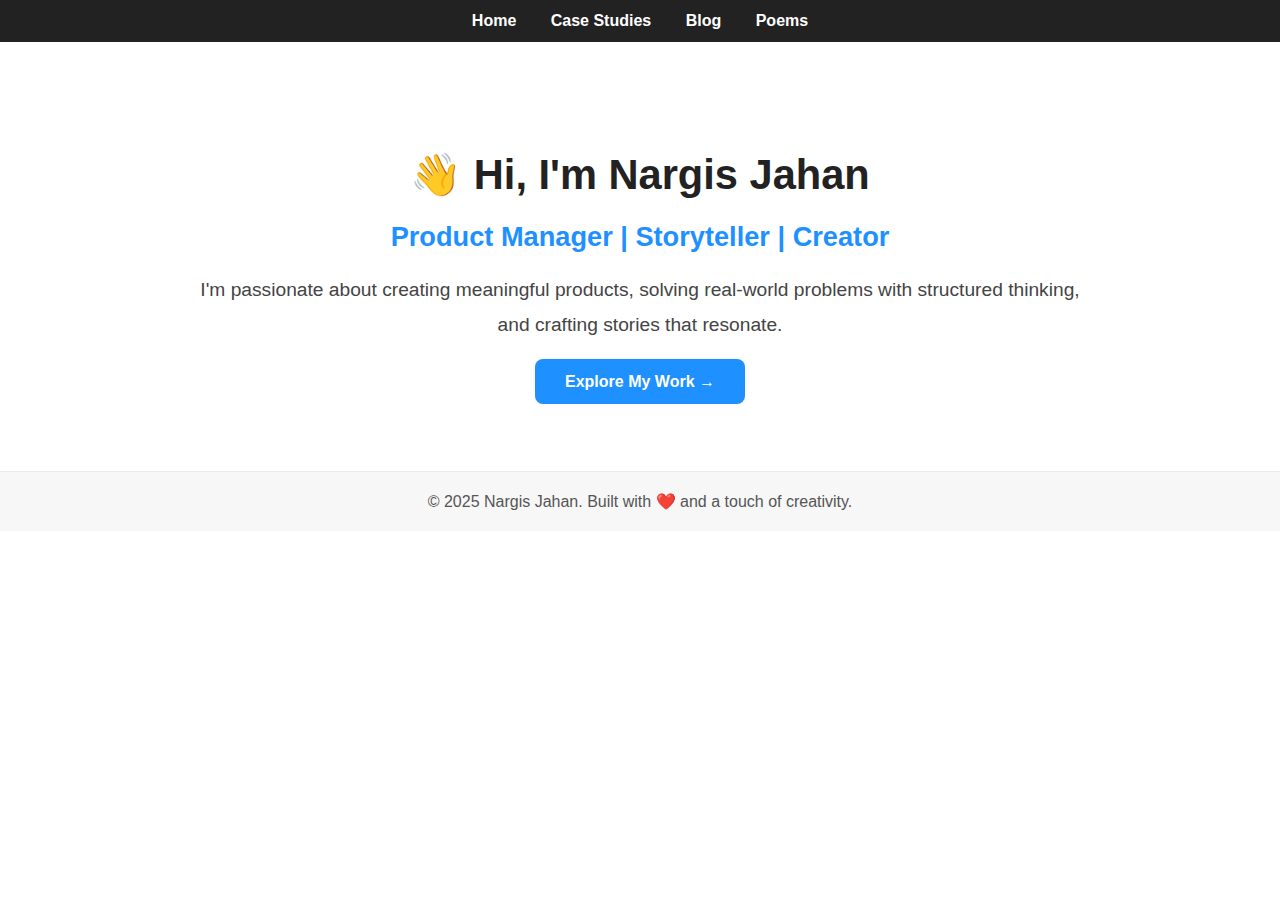
<file: index.html>
<!DOCTYPE html>
<html lang="en">
<head>
    <meta charset="UTF-8">
    <meta name="viewport" content="width=device-width, initial-scale=1.0">
    <title>Nargis Jahan | Product Manager & Storyteller</title>
    <style>
        body {
            font-family: 'Segoe UI', Tahoma, Geneva, Verdana, sans-serif;
            background-color: #ffffff;
            color: #333;
            margin: 0;
            padding: 0;
        }
        nav {
            background-color: #222;
            padding: 12px;
            text-align: center;
        }
        nav a {
            color: #fff;
            margin: 0 15px;
            text-decoration: none;
            font-weight: bold;
            transition: color 0.3s ease;
        }
        nav a:hover {
            color: #1E90FF;
        }
        .container {
            max-width: 900px;
            margin: 60px auto;
            padding: 20px;
            text-align: center;
        }
        h1 {
            font-size: 2.6em;
            margin-bottom: 5px;
            color: #222;
        }
        h2 {
            font-size: 1.7em;
            color: #1E90FF;
            margin-bottom: 20px;
        }
        p {
            font-size: 1.2em;
            line-height: 1.8;
            color: #444;
            margin-bottom: 30px;
        }
        .highlights {
            display: flex;
            justify-content: center;
            gap: 20px;
            margin-bottom: 40px;
        }
        .highlight-box {
            background-color: #f4faff;
            padding: 20px;
            border-radius: 12px;
            box-shadow: 0 4px 8px rgba(0,0,0,0.1);
            flex: 1;
        }
        .highlight-box h3 {
            color: #1E90FF;
            margin-bottom: 15px;
        }
        .cta a {
            background-color: #1E90FF;
            color: white;
            padding: 14px 30px;
            border-radius: 8px;
            text-decoration: none;
            font-weight: bold;
            transition: background-color 0.3s ease;
        }
        .cta a:hover {
            background-color: #0b75db;
        }
        footer {
            text-align: center;
            padding: 20px;
            background-color: #f7f7f7;
            color: #555;
            border-top: 1px solid #eaeaea;
            margin-top: 50px;
        }
        @media (max-width: 768px) {
            .highlights {
                flex-direction: column;
            }
        }
    </style>
</head>
<body>

    <nav>
        <a href="index.html">Home</a>
        <a href="case-studies.html">Case Studies</a>
        <a href="blog.html">Blog</a>
        <a href="poetry.html">Poems</a>
    </nav>    

    <div class="container">
        <h1>👋 Hi, I'm Nargis Jahan</h1>
        <h2>Product Manager | Storyteller | Creator</h2>
        <p>
            I'm passionate about creating meaningful products, solving real-world problems with structured thinking, and crafting stories that resonate.
        </p>

        <!--<div class="highlights">
            <div class="highlight-box">
                <h3>📁 Case Studies</h3>
                <p>Discover how I've tackled challenging product problems through strategic thinking, user-centric design, and structured analysis.</p>
            </div>
        </div>
    -->

        <div class="cta">
            <a href="case-studies.html">Explore My Work →</a>
        </div>
    </div>

    <footer>
        &copy; 2025 Nargis Jahan. Built with ❤️ and a touch of creativity.
    </footer>

</body>
</html>
</file>
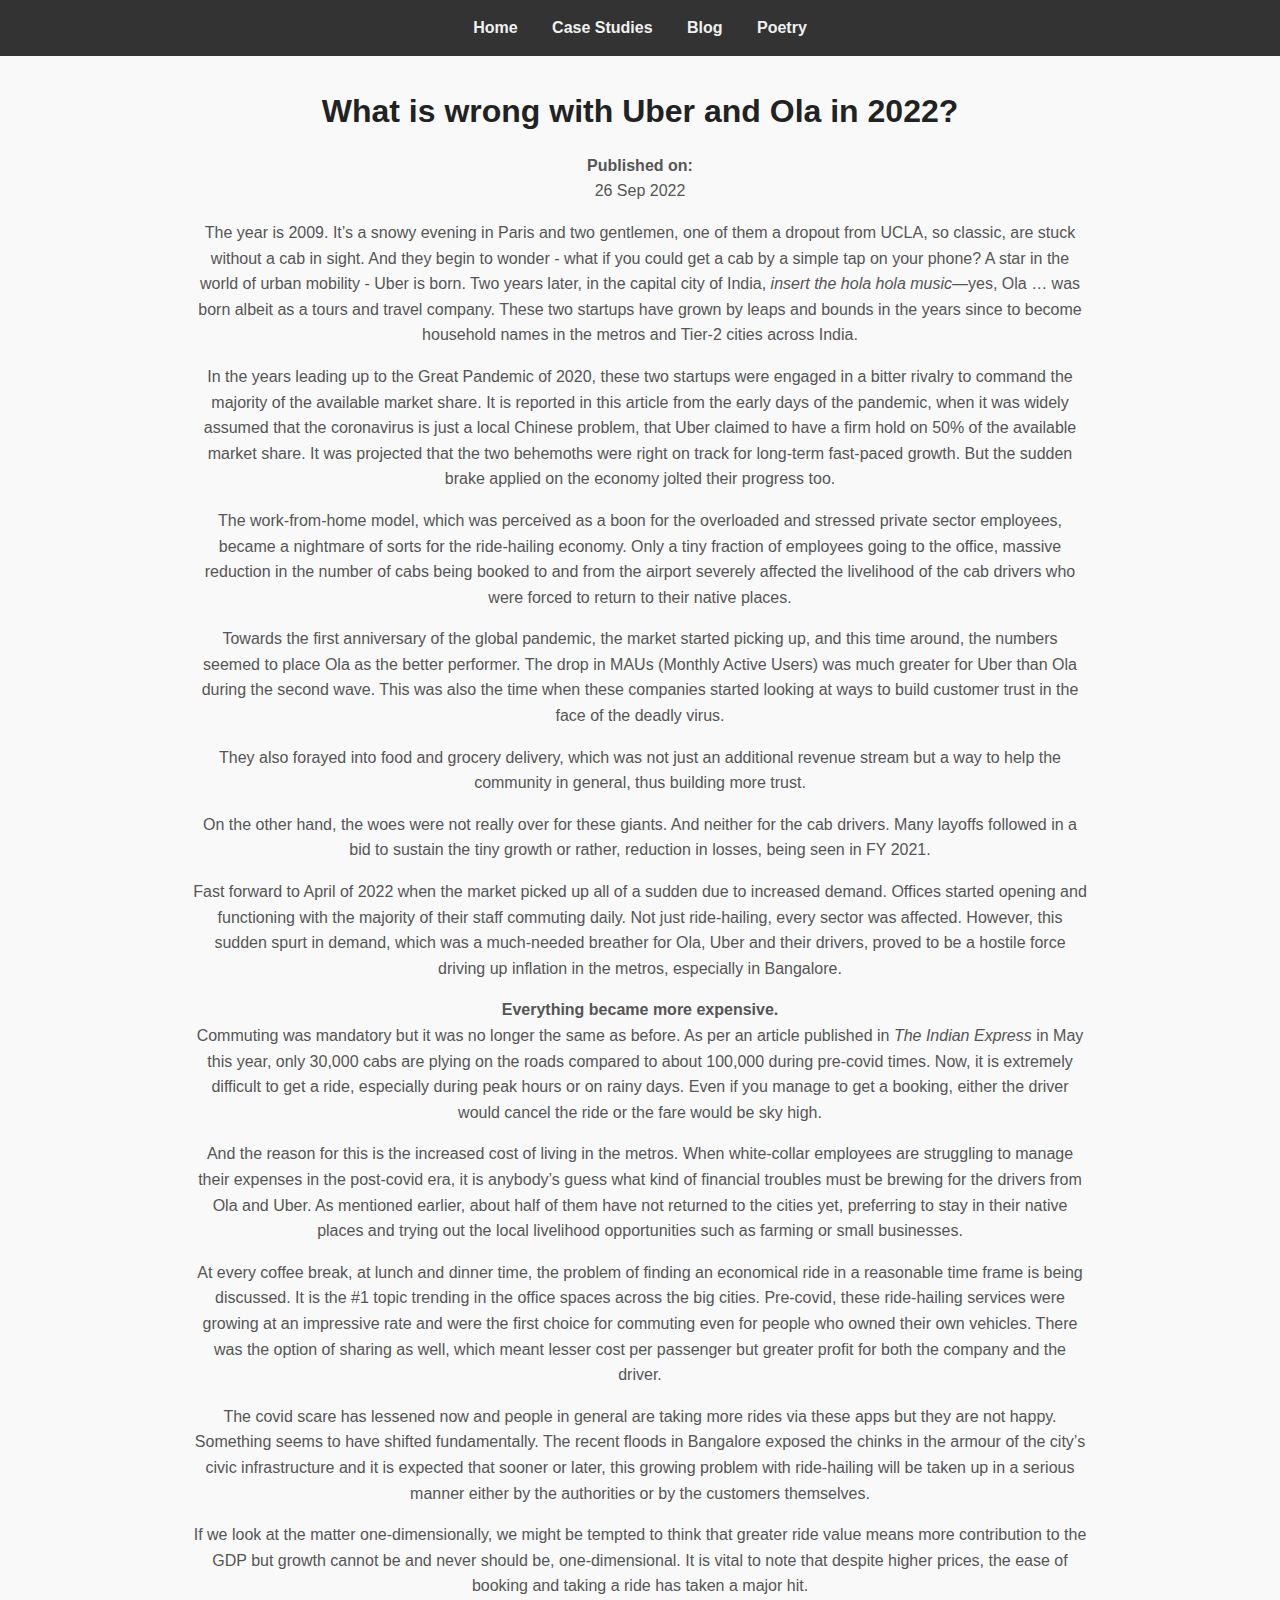
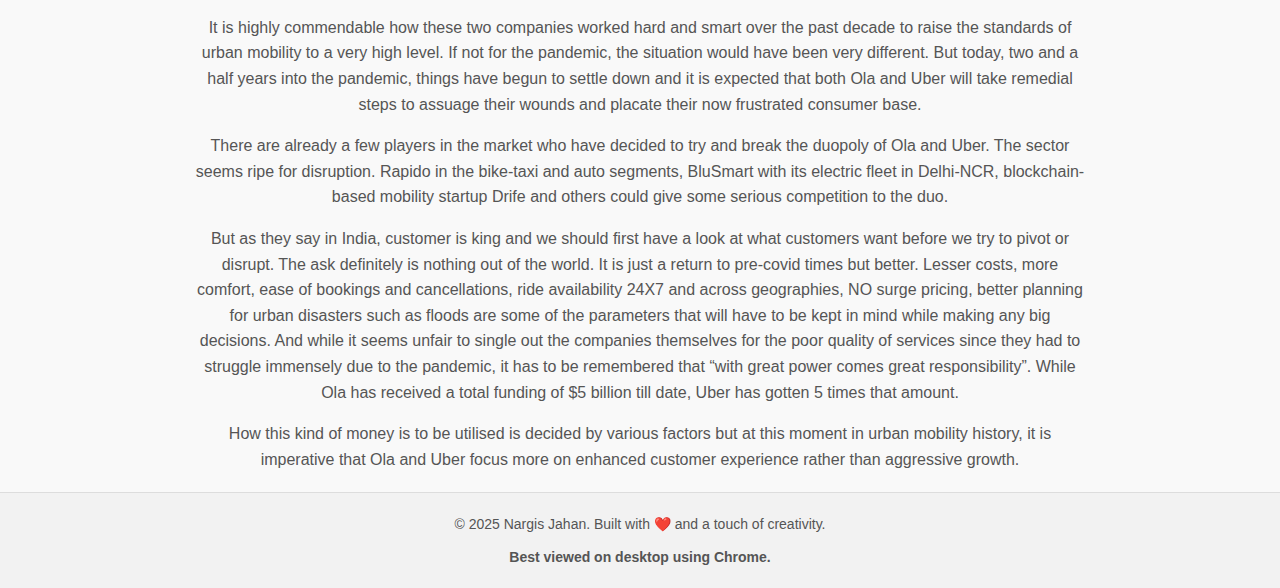
<file: blog-1-uberola.html>
<!DOCTYPE html>
<html lang="en">
    <head>
        <meta charset="UTF-8">
        <meta name="viewport" content="width=device-width, initial-scale=1.0">
        <title>What is wrong with Uber and Ola in 2022?</title>
        <link rel="stylesheet" href="style.css">
    </head>
    
<body>
    <nav>
        <a href="index.html">Home</a>
        <a href="case-studies.html">Case Studies</a>
        <a href="blog.html">Blog</a>
        <a href="poetry.html">Poetry</a>
    </nav>
 <!-- ✅ Start Blog Container -->
 <div class="blog-container">

    <h1>What is wrong with Uber and Ola in 2022?</h1>
    <p><strong>Published on:</strong> 26 Sep 2022</p>

    <!-- Full Blog Content -->
    <p>The year is 2009. It’s a snowy evening in Paris and two gentlemen, one of them a dropout from UCLA, so classic, are stuck without a cab in sight. And they begin to wonder - what if you could get a cab by a simple tap on your phone? A star in the world of urban mobility - Uber is born. Two years later, in the capital city of India, <em>insert the hola hola music</em>—yes, Ola … was born albeit as a tours and travel company. These two startups have grown by leaps and bounds in the years since to become household names in the metros and Tier-2 cities across India.</p>
        
        <p>In the years leading up to the Great Pandemic of 2020, these two startups were engaged in a bitter rivalry to command the majority of the available market share. It is reported in this article from the early days of the pandemic, when it was widely assumed that the coronavirus is just a local Chinese problem, that Uber claimed to have a firm hold on 50% of the available market share. It was projected that the two behemoths were right on track for long-term fast-paced growth. But the sudden brake applied on the economy jolted their progress too.</p>
        
        <p>The work-from-home model, which was perceived as a boon for the overloaded and stressed private sector employees, became a nightmare of sorts for the ride-hailing economy. Only a tiny fraction of employees going to the office, massive reduction in the number of cabs being booked to and from the airport severely affected the livelihood of the cab drivers who were forced to return to their native places.</p>
        
        <p>Towards the first anniversary of the global pandemic, the market started picking up, and this time around, the numbers seemed to place Ola as the better performer. The drop in MAUs (Monthly Active Users) was much greater for Uber than Ola during the second wave. This was also the time when these companies started looking at ways to build customer trust in the face of the deadly virus.</p>

        <p>They also forayed into food and grocery delivery, which was not just an additional revenue stream but a way to help the community in general, thus building more trust.</p>

        <p>On the other hand, the woes were not really over for these giants. And neither for the cab drivers. Many layoffs followed in a bid to sustain the tiny growth or rather, reduction in losses, being seen in FY 2021.</p>

        <p>Fast forward to April of 2022 when the market picked up all of a sudden due to increased demand. Offices started opening and functioning with the majority of their staff commuting daily. Not just ride-hailing, every sector was affected. However, this sudden spurt in demand, which was a much-needed breather for Ola, Uber and their drivers, proved to be a hostile force driving up inflation in the metros, especially in Bangalore.</p>

        <p><strong>Everything became more expensive.</strong> Commuting was mandatory but it was no longer the same as before. As per an article published in <em>The Indian Express</em> in May this year, only 30,000 cabs are plying on the roads compared to about 100,000 during pre-covid times. Now, it is extremely difficult to get a ride, especially during peak hours or on rainy days. Even if you manage to get a booking, either the driver would cancel the ride or the fare would be sky high.</p>

        <p>And the reason for this is the increased cost of living in the metros. When white-collar employees are struggling to manage their expenses in the post-covid era, it is anybody’s guess what kind of financial troubles must be brewing for the drivers from Ola and Uber. As mentioned earlier, about half of them have not returned to the cities yet, preferring to stay in their native places and trying out the local livelihood opportunities such as farming or small businesses.</p>

        <p>At every coffee break, at lunch and dinner time, the problem of finding an economical ride in a reasonable time frame is being discussed. It is the #1 topic trending in the office spaces across the big cities. Pre-covid, these ride-hailing services were growing at an impressive rate and were the first choice for commuting even for people who owned their own vehicles. There was the option of sharing as well, which meant lesser cost per passenger but greater profit for both the company and the driver.</p>

        <p>The covid scare has lessened now and people in general are taking more rides via these apps but they are not happy. Something seems to have shifted fundamentally. The recent floods in Bangalore exposed the chinks in the armour of the city’s civic infrastructure and it is expected that sooner or later, this growing problem with ride-hailing will be taken up in a serious manner either by the authorities or by the customers themselves.</p>

        <p>If we look at the matter one-dimensionally, we might be tempted to think that greater ride value means more contribution to the GDP but growth cannot be and never should be, one-dimensional. It is vital to note that despite higher prices, the ease of booking and taking a ride has taken a major hit.</p>
        
        <p>It is highly commendable how these two companies worked hard and smart over the past decade to raise the standards of urban mobility to a very high level. If not for the pandemic, the situation would have been very different. But today, two and a half years into the pandemic, things have begun to settle down and it is expected that both Ola and Uber will take remedial steps to assuage their wounds and placate their now frustrated consumer base.</p>
        
        <p>There are already a few players in the market who have decided to try and break the duopoly of Ola and Uber. The sector seems ripe for disruption. Rapido in the bike-taxi and auto segments, BluSmart with its electric fleet in Delhi-NCR, blockchain-based mobility startup Drife and others could give some serious competition to the duo. </p> 
        
        <p> But as they say in India, customer is king and we should first have a look at what customers want before we try to pivot or disrupt. The ask definitely is nothing out of the world. It is just a return to pre-covid times but better. Lesser costs, more comfort, ease of bookings and cancellations, ride availability 24X7 and across geographies, NO surge pricing, better planning for urban disasters such as floods are some of the parameters that will have to be kept in mind while making any big decisions. And while it seems unfair to single out the companies themselves for the poor quality of services since they had to struggle immensely due to the pandemic, it has to be remembered that “with great power comes great responsibility”. While Ola has received a total funding of $5 billion till date, Uber has gotten 5 times that amount.</p>
        
        <p>How this kind of money is to be utilised is decided by various factors but at this moment in urban mobility history, it is imperative that Ola and Uber focus more on enhanced customer experience rather than aggressive growth.</p>

 </div> <!-- ✅ End Blog Container -->


 <footer>
    <p>© 2025 Nargis Jahan. Built with ❤️ and a touch of creativity.</p>
    <p><strong>Best viewed on desktop using Chrome.</strong></p>
  </footer>
  

</body>
</html>
</file>
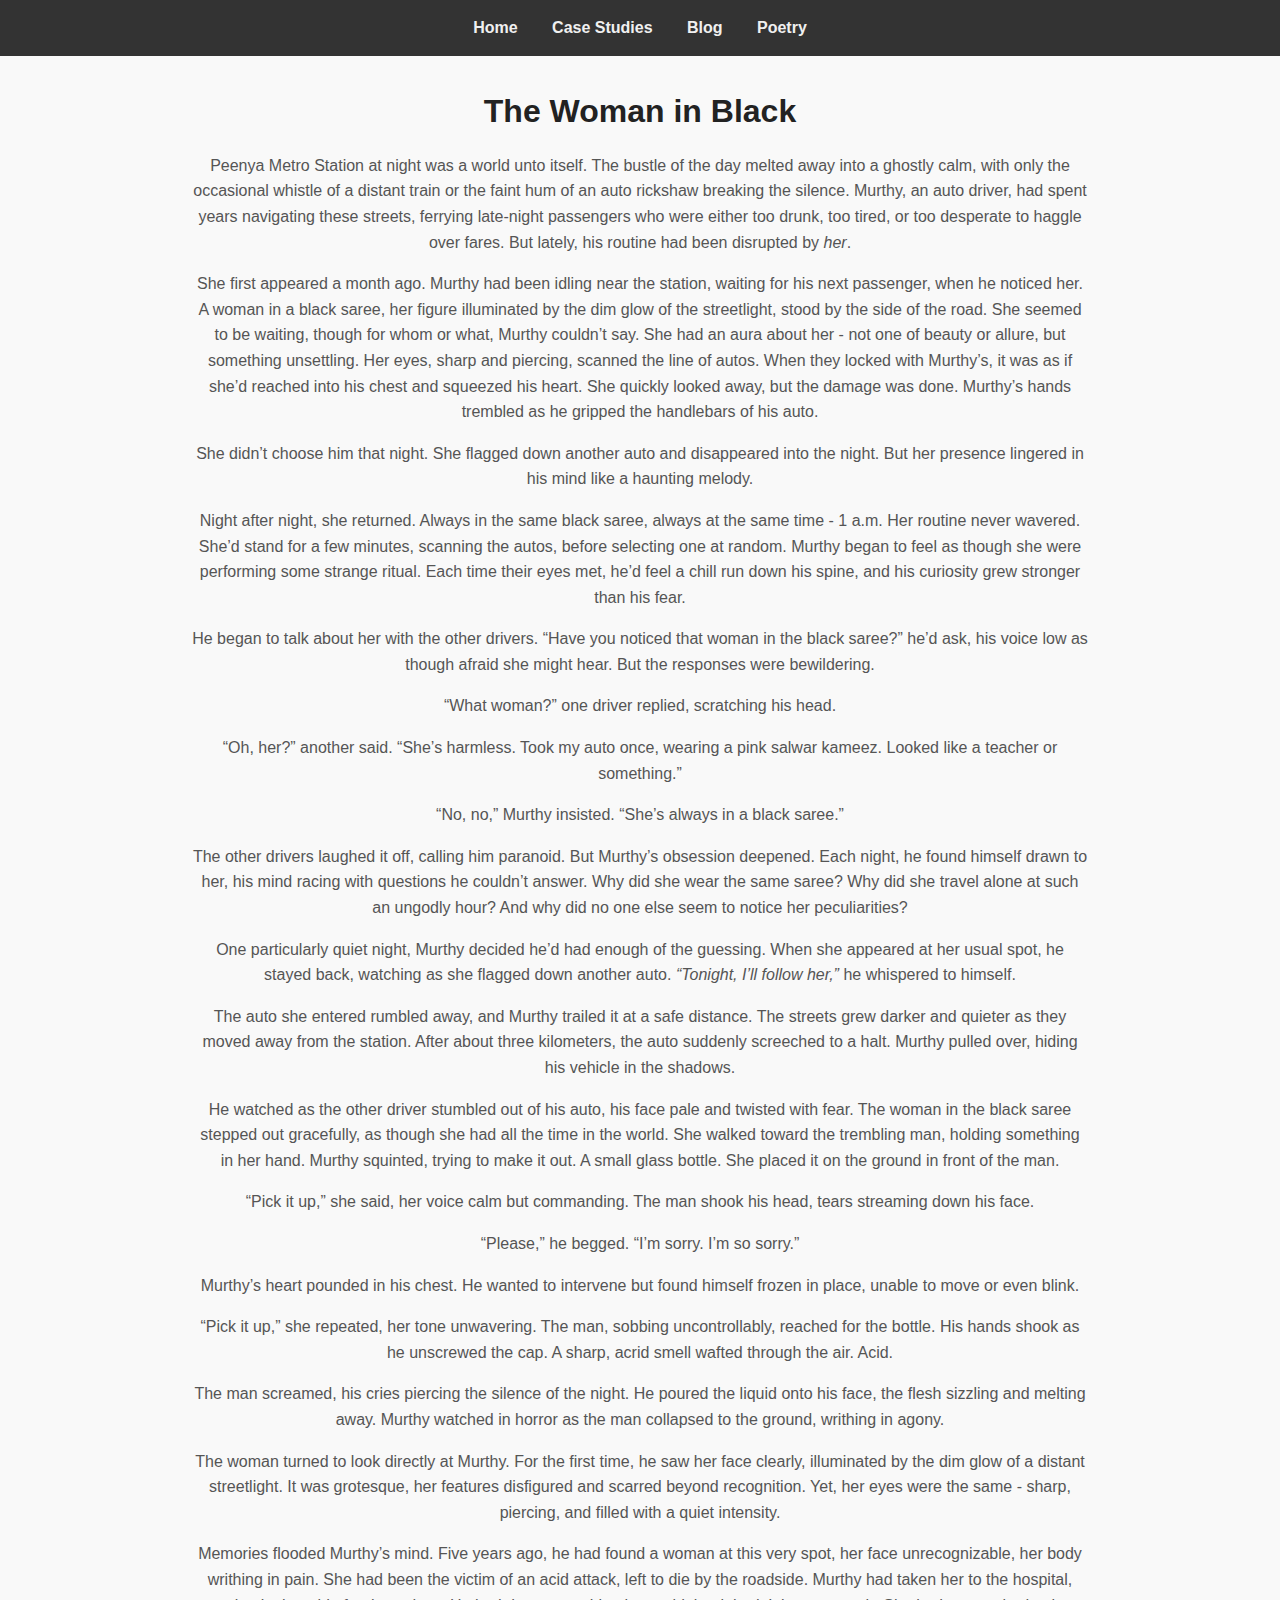
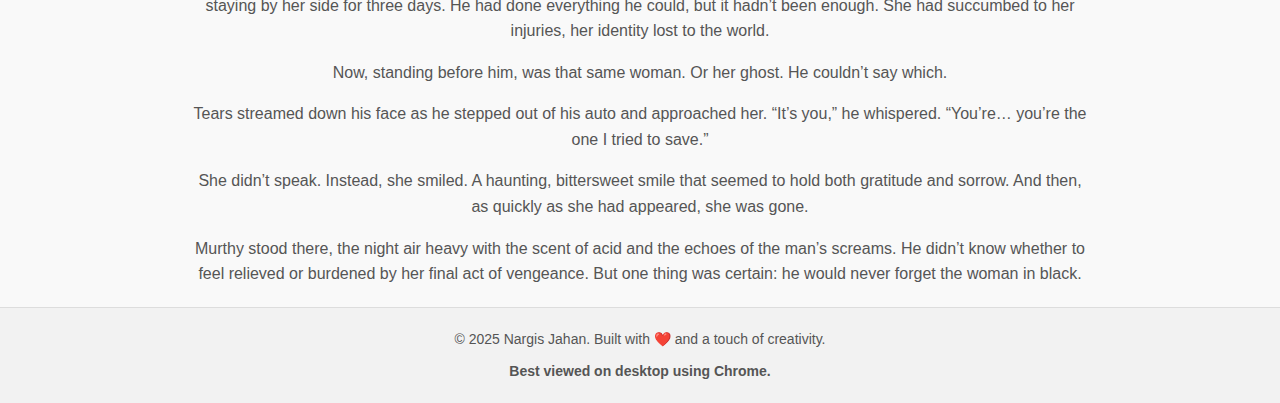
<file: blog-short-story-peenya.html>
<!DOCTYPE html>
<html lang="en">
    <head>
        <meta charset="UTF-8">
        <meta name="viewport" content="width=device-width, initial-scale=1.0">
        <title>What is wrong with Uber and Ola in 2022?</title>
        <link rel="stylesheet" href="style.css">
    </head>
    
<body>
    <nav>
        <a href="index.html">Home</a>
        <a href="case-studies.html">Case Studies</a>
        <a href="blog.html">Blog</a>
        <a href="poetry.html">Poetry</a>
    </nav>
 <!-- ✅ Start Blog Container -->
 <div class="blog-container">

    <h1>The Woman in Black</h1>
   <!-- <p><strong>Published on:</strong> 23 Dec 2024</p> --> 
    <p>Peenya Metro Station at night was a world unto itself. The bustle of the day melted away into a ghostly calm, with only the occasional whistle of a distant train or the faint hum of an auto rickshaw breaking the silence. Murthy, an auto driver, had spent years navigating these streets, ferrying late-night passengers who were either too drunk, too tired, or too desperate to haggle over fares. But lately, his routine had been disrupted by <em>her</em>.</p>

    <p>She first appeared a month ago. Murthy had been idling near the station, waiting for his next passenger, when he noticed her. A woman in a black saree, her figure illuminated by the dim glow of the streetlight, stood by the side of the road. She seemed to be waiting, though for whom or what, Murthy couldn’t say. She had an aura about her - not one of beauty or allure, but something unsettling. Her eyes, sharp and piercing, scanned the line of autos. When they locked with Murthy’s, it was as if she’d reached into his chest and squeezed his heart. She quickly looked away, but the damage was done. Murthy’s hands trembled as he gripped the handlebars of his auto.</p>

    <p>She didn’t choose him that night. She flagged down another auto and disappeared into the night. But her presence lingered in his mind like a haunting melody.</p>

    <p>Night after night, she returned. Always in the same black saree, always at the same time - 1 a.m. Her routine never wavered. She’d stand for a few minutes, scanning the autos, before selecting one at random. Murthy began to feel as though she were performing some strange ritual. Each time their eyes met, he’d feel a chill run down his spine, and his curiosity grew stronger than his fear.</p>

    <p>He began to talk about her with the other drivers. “Have you noticed that woman in the black saree?” he’d ask, his voice low as though afraid she might hear. But the responses were bewildering.</p>

    <p>“What woman?” one driver replied, scratching his head.</p>

    <p>“Oh, her?” another said. “She’s harmless. Took my auto once, wearing a pink salwar kameez. Looked like a teacher or something.”</p>

    <p>“No, no,” Murthy insisted. “She’s always in a black saree.”</p>

    <p>The other drivers laughed it off, calling him paranoid. But Murthy’s obsession deepened. Each night, he found himself drawn to her, his mind racing with questions he couldn’t answer. Why did she wear the same saree? Why did she travel alone at such an ungodly hour? And why did no one else seem to notice her peculiarities?</p>

    <p>One particularly quiet night, Murthy decided he’d had enough of the guessing. When she appeared at her usual spot, he stayed back, watching as she flagged down another auto. <em>“Tonight, I’ll follow her,”</em> he whispered to himself.</p>

    <p>The auto she entered rumbled away, and Murthy trailed it at a safe distance. The streets grew darker and quieter as they moved away from the station. After about three kilometers, the auto suddenly screeched to a halt. Murthy pulled over, hiding his vehicle in the shadows.</p>

    <p>He watched as the other driver stumbled out of his auto, his face pale and twisted with fear. The woman in the black saree stepped out gracefully, as though she had all the time in the world. She walked toward the trembling man, holding something in her hand. Murthy squinted, trying to make it out. A small glass bottle. She placed it on the ground in front of the man.</p>

    <p>“Pick it up,” she said, her voice calm but commanding. The man shook his head, tears streaming down his face.</p>

    <p>“Please,” he begged. “I’m sorry. I’m so sorry.”</p>

    <p>Murthy’s heart pounded in his chest. He wanted to intervene but found himself frozen in place, unable to move or even blink.</p>

    <p>“Pick it up,” she repeated, her tone unwavering. The man, sobbing uncontrollably, reached for the bottle. His hands shook as he unscrewed the cap. A sharp, acrid smell wafted through the air. Acid.</p>

    <p>The man screamed, his cries piercing the silence of the night. He poured the liquid onto his face, the flesh sizzling and melting away. Murthy watched in horror as the man collapsed to the ground, writhing in agony.</p>

    <p>The woman turned to look directly at Murthy. For the first time, he saw her face clearly, illuminated by the dim glow of a distant streetlight. It was grotesque, her features disfigured and scarred beyond recognition. Yet, her eyes were the same - sharp, piercing, and filled with a quiet intensity.</p>

    <p>Memories flooded Murthy’s mind. Five years ago, he had found a woman at this very spot, her face unrecognizable, her body writhing in pain. She had been the victim of an acid attack, left to die by the roadside. Murthy had taken her to the hospital, staying by her side for three days. He had done everything he could, but it hadn’t been enough. She had succumbed to her injuries, her identity lost to the world.</p>

    <p>Now, standing before him, was that same woman. Or her ghost. He couldn’t say which.</p>

    <p>Tears streamed down his face as he stepped out of his auto and approached her. “It’s you,” he whispered. “You’re… you’re the one I tried to save.”</p>

    <p>She didn’t speak. Instead, she smiled. A haunting, bittersweet smile that seemed to hold both gratitude and sorrow. And then, as quickly as she had appeared, she was gone.</p>

    <p>Murthy stood there, the night air heavy with the scent of acid and the echoes of the man’s screams. He didn’t know whether to feel relieved or burdened by her final act of vengeance. But one thing was certain: he would never forget the woman in black. </p>

</div> <!-- ✅ End Story Container -->
   

 <footer>
    <p>© 2025 Nargis Jahan. Built with ❤️ and a touch of creativity.</p>
    <p><strong>Best viewed on desktop using Chrome.</strong></p>
  </footer>
  

</body>
</html>
</file>
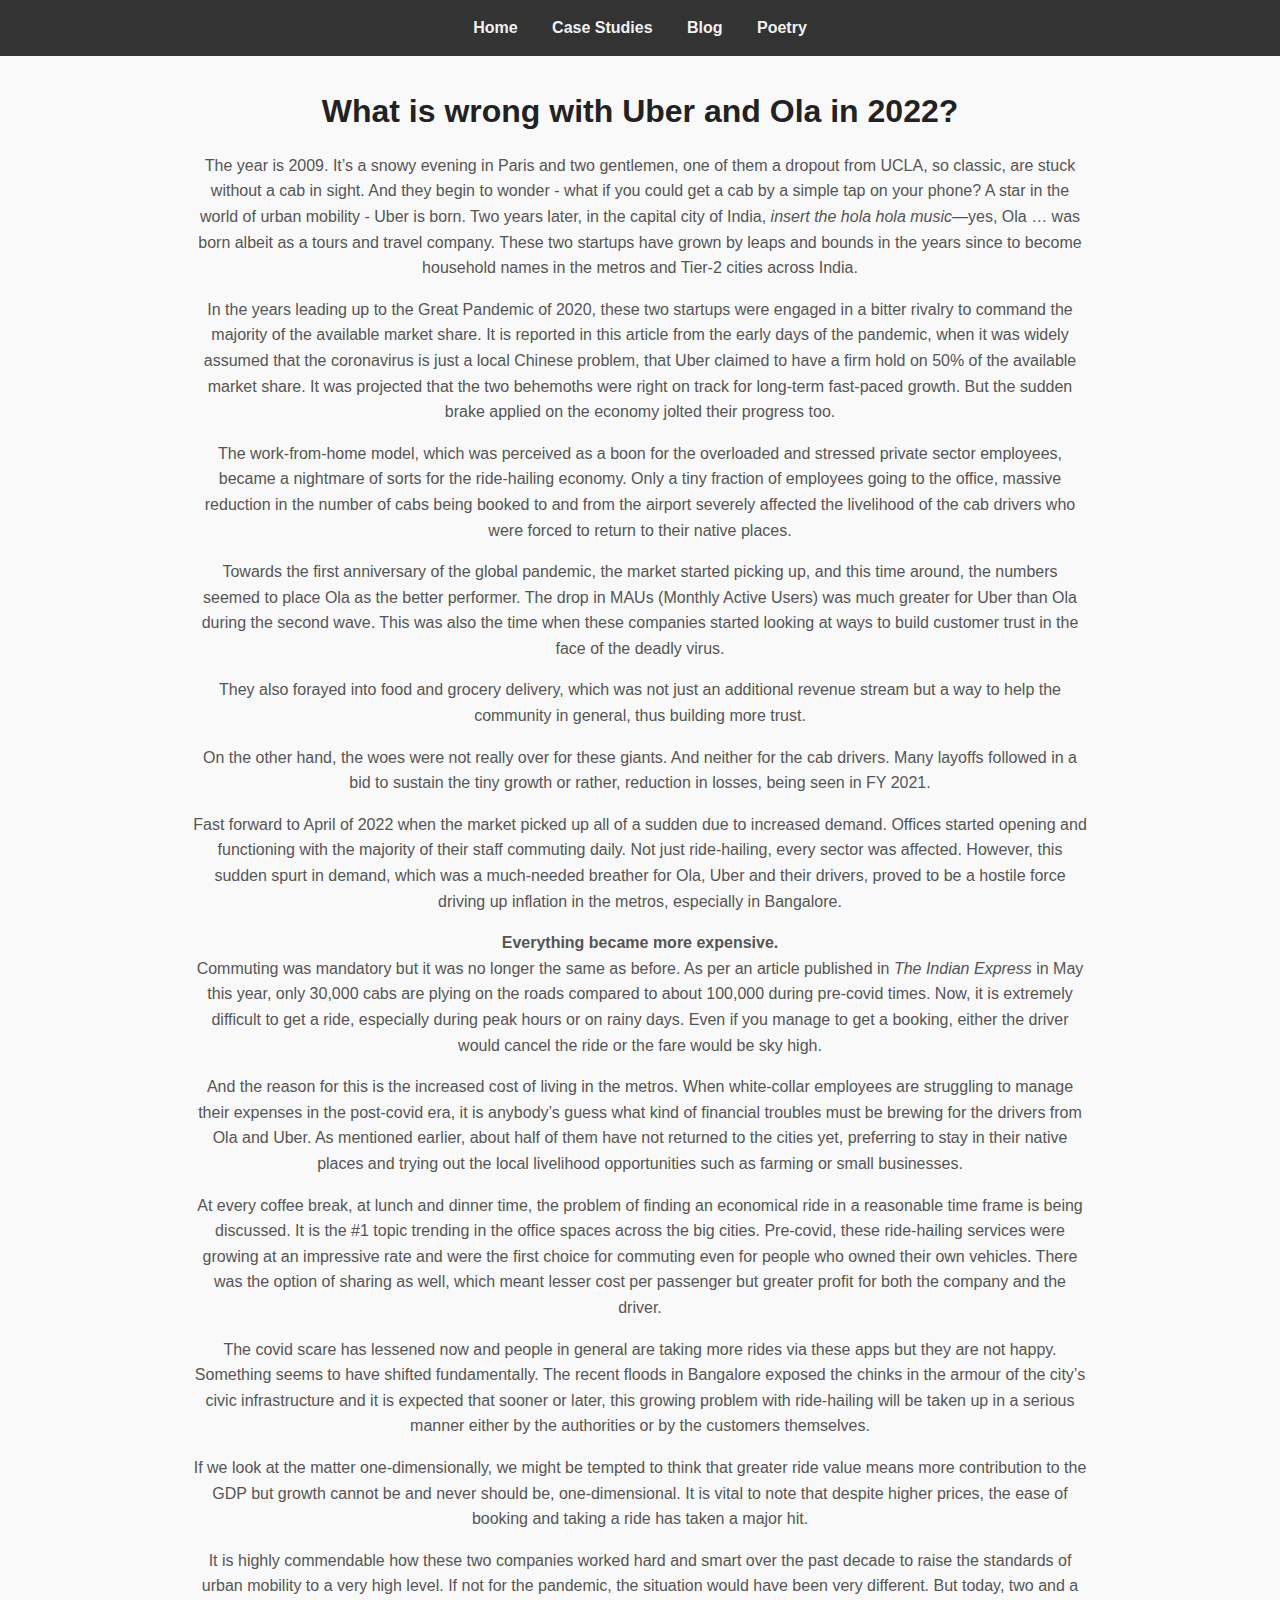
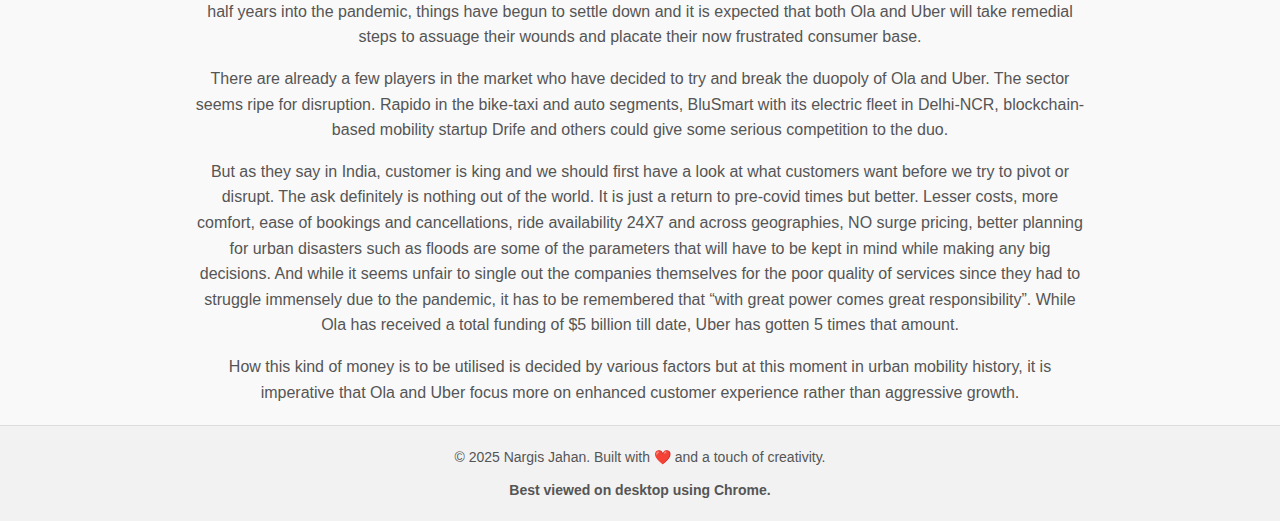
<file: blog-uberola.html>
<!DOCTYPE html>
<html lang="en">
    <head>
        <meta charset="UTF-8">
        <meta name="viewport" content="width=device-width, initial-scale=1.0">
        <title>What is wrong with Uber and Ola in 2022?</title>
        <link rel="stylesheet" href="style.css">
    </head>
    
<body>
    <nav>
        <a href="index.html">Home</a>
        <a href="case-studies.html">Case Studies</a>
        <a href="blog.html">Blog</a>
        <a href="poetry.html">Poetry</a>
    </nav>
 <!-- ✅ Start Blog Container -->
 <div class="blog-container">

    <h1>What is wrong with Uber and Ola in 2022?</h1>
    <!-- <p><strong>Published on:</strong> 26 Sep 2022</p> -->

    <!-- Full Blog Content -->
    <p>The year is 2009. It’s a snowy evening in Paris and two gentlemen, one of them a dropout from UCLA, so classic, are stuck without a cab in sight. And they begin to wonder - what if you could get a cab by a simple tap on your phone? A star in the world of urban mobility - Uber is born. Two years later, in the capital city of India, <em>insert the hola hola music</em>—yes, Ola … was born albeit as a tours and travel company. These two startups have grown by leaps and bounds in the years since to become household names in the metros and Tier-2 cities across India.</p>
        
        <p>In the years leading up to the Great Pandemic of 2020, these two startups were engaged in a bitter rivalry to command the majority of the available market share. It is reported in this article from the early days of the pandemic, when it was widely assumed that the coronavirus is just a local Chinese problem, that Uber claimed to have a firm hold on 50% of the available market share. It was projected that the two behemoths were right on track for long-term fast-paced growth. But the sudden brake applied on the economy jolted their progress too.</p>
        
        <p>The work-from-home model, which was perceived as a boon for the overloaded and stressed private sector employees, became a nightmare of sorts for the ride-hailing economy. Only a tiny fraction of employees going to the office, massive reduction in the number of cabs being booked to and from the airport severely affected the livelihood of the cab drivers who were forced to return to their native places.</p>
        
        <p>Towards the first anniversary of the global pandemic, the market started picking up, and this time around, the numbers seemed to place Ola as the better performer. The drop in MAUs (Monthly Active Users) was much greater for Uber than Ola during the second wave. This was also the time when these companies started looking at ways to build customer trust in the face of the deadly virus.</p>

        <p>They also forayed into food and grocery delivery, which was not just an additional revenue stream but a way to help the community in general, thus building more trust.</p>

        <p>On the other hand, the woes were not really over for these giants. And neither for the cab drivers. Many layoffs followed in a bid to sustain the tiny growth or rather, reduction in losses, being seen in FY 2021.</p>

        <p>Fast forward to April of 2022 when the market picked up all of a sudden due to increased demand. Offices started opening and functioning with the majority of their staff commuting daily. Not just ride-hailing, every sector was affected. However, this sudden spurt in demand, which was a much-needed breather for Ola, Uber and their drivers, proved to be a hostile force driving up inflation in the metros, especially in Bangalore.</p>

        <p><strong>Everything became more expensive.</strong> Commuting was mandatory but it was no longer the same as before. As per an article published in <em>The Indian Express</em> in May this year, only 30,000 cabs are plying on the roads compared to about 100,000 during pre-covid times. Now, it is extremely difficult to get a ride, especially during peak hours or on rainy days. Even if you manage to get a booking, either the driver would cancel the ride or the fare would be sky high.</p>

        <p>And the reason for this is the increased cost of living in the metros. When white-collar employees are struggling to manage their expenses in the post-covid era, it is anybody’s guess what kind of financial troubles must be brewing for the drivers from Ola and Uber. As mentioned earlier, about half of them have not returned to the cities yet, preferring to stay in their native places and trying out the local livelihood opportunities such as farming or small businesses.</p>

        <p>At every coffee break, at lunch and dinner time, the problem of finding an economical ride in a reasonable time frame is being discussed. It is the #1 topic trending in the office spaces across the big cities. Pre-covid, these ride-hailing services were growing at an impressive rate and were the first choice for commuting even for people who owned their own vehicles. There was the option of sharing as well, which meant lesser cost per passenger but greater profit for both the company and the driver.</p>

        <p>The covid scare has lessened now and people in general are taking more rides via these apps but they are not happy. Something seems to have shifted fundamentally. The recent floods in Bangalore exposed the chinks in the armour of the city’s civic infrastructure and it is expected that sooner or later, this growing problem with ride-hailing will be taken up in a serious manner either by the authorities or by the customers themselves.</p>

        <p>If we look at the matter one-dimensionally, we might be tempted to think that greater ride value means more contribution to the GDP but growth cannot be and never should be, one-dimensional. It is vital to note that despite higher prices, the ease of booking and taking a ride has taken a major hit.</p>
        
        <p>It is highly commendable how these two companies worked hard and smart over the past decade to raise the standards of urban mobility to a very high level. If not for the pandemic, the situation would have been very different. But today, two and a half years into the pandemic, things have begun to settle down and it is expected that both Ola and Uber will take remedial steps to assuage their wounds and placate their now frustrated consumer base.</p>
        
        <p>There are already a few players in the market who have decided to try and break the duopoly of Ola and Uber. The sector seems ripe for disruption. Rapido in the bike-taxi and auto segments, BluSmart with its electric fleet in Delhi-NCR, blockchain-based mobility startup Drife and others could give some serious competition to the duo. </p> 
        
        <p> But as they say in India, customer is king and we should first have a look at what customers want before we try to pivot or disrupt. The ask definitely is nothing out of the world. It is just a return to pre-covid times but better. Lesser costs, more comfort, ease of bookings and cancellations, ride availability 24X7 and across geographies, NO surge pricing, better planning for urban disasters such as floods are some of the parameters that will have to be kept in mind while making any big decisions. And while it seems unfair to single out the companies themselves for the poor quality of services since they had to struggle immensely due to the pandemic, it has to be remembered that “with great power comes great responsibility”. While Ola has received a total funding of $5 billion till date, Uber has gotten 5 times that amount.</p>
        
        <p>How this kind of money is to be utilised is decided by various factors but at this moment in urban mobility history, it is imperative that Ola and Uber focus more on enhanced customer experience rather than aggressive growth.</p>

 </div> <!-- ✅ End Blog Container -->


 <footer>
    <p>© 2025 Nargis Jahan. Built with ❤️ and a touch of creativity.</p>
    <p><strong>Best viewed on desktop using Chrome.</strong></p>
  </footer>
  

</body>
</html>
</file>
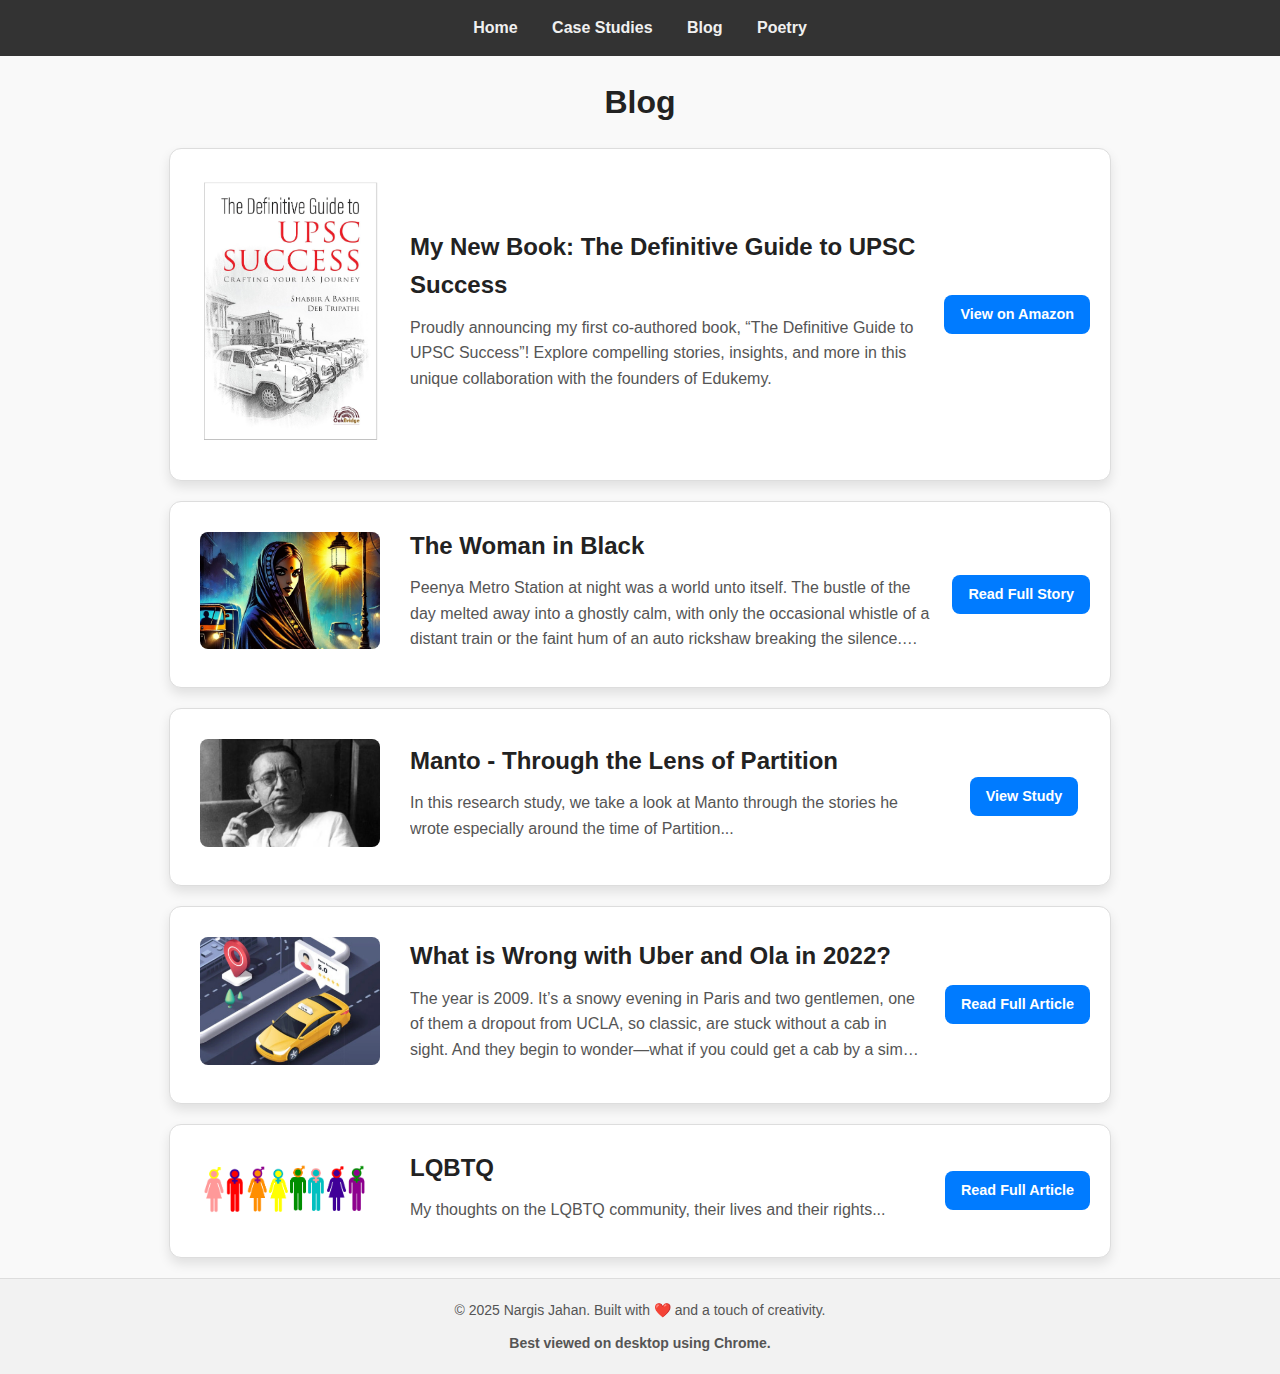
<file: blog.html>
<!DOCTYPE html>
<html lang="en">
<head>
    <meta charset="UTF-8">
    <meta name="viewport" content="width=device-width, initial-scale=1.0">
    <title>Blog</title>
    <link rel="stylesheet" href="style.css">
    <style>
        /* Limit description to 3 lines */
        .blog-description {
            display: -webkit-box;
            -webkit-line-clamp: 3;
            -webkit-box-orient: vertical;
            overflow: hidden;
            text-overflow: ellipsis;
        }
    </style>
</head>
<body>
    <nav>
        <a href="index.html">Home</a>
        <a href="case-studies.html">Case Studies</a>
        <a href="blog.html">Blog</a>
        <a href="poetry.html">Poetry</a>

    </nav>
    

    <h1>Blog</h1>

    <!-- Co-authored Book Section -->
<div class="case-study-flex">
    <div class="case-thumbnail-container">
        <img src="assets/mybookcover.png" alt="The Definitive Guide to UPSC Success" class="case-thumbnail">
    </div>
    <div class="case-details">
        <h2>My New Book: The Definitive Guide to UPSC Success</h2>
        <p class="blog-description">
            Proudly announcing my first co-authored book, “The Definitive Guide to UPSC Success”! Explore compelling stories, insights, and more in this unique collaboration with the founders of Edukemy.
        </p>
    </div>
    <div class="case-button-container">
        <a href="https://www.amazon.in/Definitive-Guide-UPSC-Success-OakBridge/dp/9395764643" class="view-case-btn" target="_blank">View on Amazon</a>
    </div>
</div>
    
    
    <!-- Blog Card 1 Woman in Black -->
        <div class="case-study-flex">
            <div class="case-thumbnail-container">
                <img src="assets/woman in black.jpg" alt="Woman in Black" class="case-thumbnail">
            </div>
    
            <div class="case-details">
                <h2>The Woman in Black</h2>
                <p class="blog-description">Peenya Metro Station at night was a world unto itself. The bustle of the day melted away into a ghostly calm, with only the occasional whistle of a distant train or the faint hum of an auto rickshaw breaking the silence. Murthy, an auto driver, had spent years navigating these streets, ferrying late-night passengers who were either too drunk, too tired, or too desperate to haggle over fares. But lately, his routine had been disrupted by her.</p>
            </div>
    
            <div class="case-button-container">
                <a href="blog-short-story-peenya.html" class="view-case-btn">Read Full Story</a>
            </div>
        </div>
    
    <!-- Blog Card 2 Manto -->
    <div class="case-study-flex">
        <div class="case-thumbnail-container">
            <img src="assets/blog_manto_pic.png" alt="Saadat Hassan Manto" class="case-thumbnail">
        </div>

        <div class="case-details">
            <h2>Manto - Through the Lens of Partition</h2>
            <p class="blog-description">In this research study, we take a look at Manto through the stories he wrote especially around the time of Partition...</p>
        </div>

        <div class="case-button-container">
            <a href="assets/blog_manto.pdf" class="view-case-btn" target="_blank">View Study</a>
        </div>
    </div>



    <!-- Blog Card 3 Uber Ola-->
<div class="case-study-flex">
    <!-- Left: Thumbnail Image -->
    <div class="case-thumbnail-container">
        <img src="assets/blog_uberola_pic.png" alt="Uber and Ola 2022" class="case-thumbnail">
    </div>

    <!-- Center: Title and Description -->
    <div class="case-details">
        <h2>What is Wrong with Uber and Ola in 2022?</h2>
        <p class="blog-description">
            The year is 2009. It’s a snowy evening in Paris and two gentlemen, one of them a dropout from UCLA, so classic, are stuck without a cab in sight. And they begin to wonder—what if you could get a cab by a simple tap on your phone?
    </div>

    <!-- Right: Read Full Article Button -->
    <div class="case-button-container">
        <a href="blog-uberola.html" target="_blank" class="view-case-btn">Read Full Article</a>
    </div>
</div>

    

    <!-- Blog Card 4 LQBTQ-->
    <div class="case-study-flex">
        <div class="case-thumbnail-container">
            <img src="assets/blog_lgbtq_pic.png" alt="LQBTQ" class="case-thumbnail">
        </div>

        <div class="case-details">
            <h2>LQBTQ</h2>
            <p class="blog-description">My thoughts on the LQBTQ community, their lives and their rights...</p>
        </div>

        <div class="case-button-container">
            <a href="assets/blog_lqbtq.pdf" class="view-case-btn">Read Full Article</a>
        </div>
    </div>

    <footer>
        <p>© 2025 Nargis Jahan. Built with ❤️ and a touch of creativity.</p>
        <p><strong>Best viewed on desktop using Chrome.</strong></p>
      </footer>
      

</body>
</html>
</file>
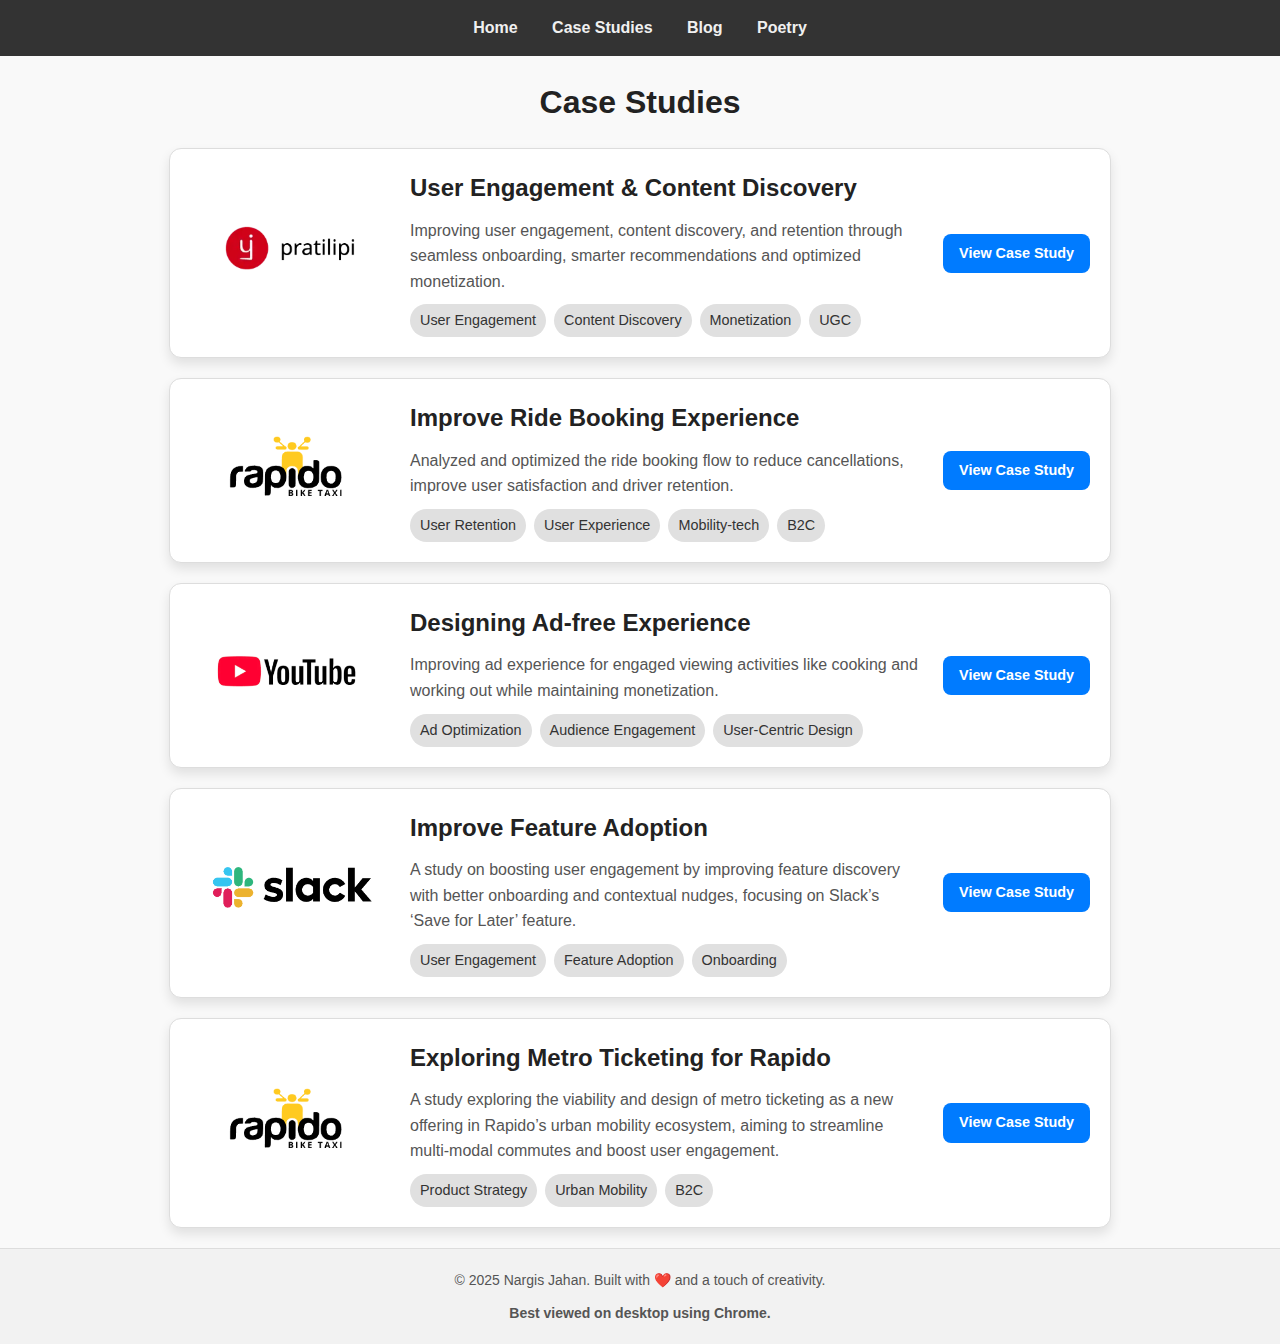
<file: case-studies.html>
<!DOCTYPE html>
<html>
<head>
    <title>Case Studies</title>
    <link rel="stylesheet" href="style.css">
</head>
<body>
    <nav>
        <a href="index.html">Home</a>
        <a href="case-studies.html">Case Studies</a>
        <a href="blog.html">Blog</a>
        <a href="poetry.html">Poetry</a>

    </nav>

    <h1>Case Studies</h1>

    <!-- Case Study 1 - Pratilipi Literature Teardown -->
    <div class="case-study-flex">
        <!-- Left: Thumbnail Image -->
        <div class="case-thumbnail-container">
            <img src="assets/pratilipi_icon.png" alt="User Engagement & Content Discovery" class="case-thumbnail">
        </div>
    
        <!-- Center: Title, Description, and Tags -->
        <div class="case-details">
            <h2>User Engagement & Content Discovery</h2>
            <p>Improving user engagement, content discovery, and retention through seamless onboarding, smarter recommendations and optimized monetization.</p>
            <!-- Tags -->
            <div class="tags">
                <span class="tag">User Engagement</span>
                <span class="tag">Content Discovery</span>
                <span class="tag">Monetization</span>
                <span class="tag">UGC</span>
            </div>
        </div>
    
        <!-- Right: View Case Study Button -->
        <div class="case-button-container">
            <a href="assets/nargis X pratilipi.pdf" target="_blank" class="view-case-btn">View Case Study</a>
        </div>
    </div>

    <!-- Case Study 2 - Rapido Ride Cancellations -->
    <div class="case-study-flex">
        <!-- Left: Thumbnail Image -->
        <div class="case-thumbnail-container">
            <img src="assets/rapido_icon.png" alt="Rapido Ride Cancellations" class="case-thumbnail">
        </div>
    
        <!-- Center: Title, Description, and Tags -->
        <div class="case-details">
            <h2>Improve Ride Booking Experience</h2>
            <p>Analyzed and optimized the ride booking flow to reduce cancellations, improve user satisfaction and driver retention.</p>
            <!-- Tags -->
            <div class="tags">
                <span class="tag">User Retention</span>
                <span class="tag">User Experience</span>
                <span class="tag">Mobility-tech</span>
                <span class="tag">B2C</span>
            </div>
        </div>
    
        <!-- Right: View Case Study Button -->
        <div class="case-button-container">
            <a href="assets/nargis X rapido 2023.pdf" target="_blank" class="view-case-btn">View Case Study</a>
        </div>
    </div>

    <!-- Case Study 3 - YouTube Ads Optimization -->
    <div class="case-study-flex">
        <!-- Left: Thumbnail Image -->
        <div class="case-thumbnail-container">
            <img src="assets/youtube_icon.png" alt="Designing Ad-free Experience" class="case-thumbnail">
        </div>
    
        <!-- Center: Title, Description, and Tags -->
        <div class="case-details">
            <h2>Designing Ad-free Experience</h2>
            <p>Improving ad experience for engaged viewing activities like cooking and working out while maintaining monetization.</p>
            <!-- Tags -->
            <div class="tags">
                <span class="tag">Ad Optimization</span>
                <span class="tag">Audience Engagement</span>
                <span class="tag">User-Centric Design</span>
            </div>
        </div>
    
        <!-- Right: View Case Study Button -->
        <div class="case-button-container">
            <a href="assets/nargis X YouTube.pdf" target="_blank" class="view-case-btn">View Case Study</a>
        </div>
    </div>

    <!-- Case Study 4 - Adoption of Slack Save for Later -->
    <div class="case-study-flex">
        <!-- Left: Thumbnail Image -->
        <div class="case-thumbnail-container">
            <img src="assets/slack_icon.png" alt="Improve Feature Adoption" class="case-thumbnail">
        </div>
    
        <!-- Center: Title, Description, and Tags -->
        <div class="case-details">
            <h2>Improve Feature Adoption</h2>
            <p>A study on boosting user engagement by improving feature discovery with better onboarding and contextual nudges, focusing on Slack’s ‘Save for Later’ feature.</p>
            <!-- Tags -->
            <div class="tags">
                <span class="tag">User Engagement</span>
                <span class="tag">Feature Adoption</span>
                <span class="tag">Onboarding</span>
            </div>
        </div>

        <!-- Right: View Case Study Button -->
        <div class="case-button-container">
            <a href="assets/nargis X slack.pdf" target="_blank" class="view-case-btn">View Case Study</a>
        </div>
    </div>

    
    <!-- Case Study 5 - Metro Ticketing for Rapido -->
    <div class="case-study-flex">
        <!-- Left: Thumbnail Image -->
        <div class="case-thumbnail-container">
            <img src="assets/rapido_icon.png" alt="Exploring Metro Ticketing for Rapido" class="case-thumbnail">
        </div>
    
        <!-- Center: Title, Description, and Tags -->
        <div class="case-details">
            <h2>Exploring Metro Ticketing for Rapido</h2>
            <p>A study exploring the viability and design of metro ticketing as a new offering in Rapido’s urban mobility ecosystem, aiming to streamline multi-modal commutes and boost user engagement.</p>
            <!-- Tags -->
            <div class="tags">
                <span class="tag">Product Strategy</span>
                <span class="tag">Urban Mobility</span>
                <span class="tag">B2C</span>
            </div>
        </div>
    
        <!-- Right: View Case Study Button -->
        <div class="case-button-container">
            <a href="assets/Nargis X Rapido 2025.pdf" target="_blank" class="view-case-btn">View Case Study</a>
        </div>
    </div>

    <footer>
        <p>© 2025 Nargis Jahan. Built with ❤️ and a touch of creativity.</p>
        <p><strong>Best viewed on desktop using Chrome.</strong></p>
      </footer>
      

    
</body>
</html>
</file>
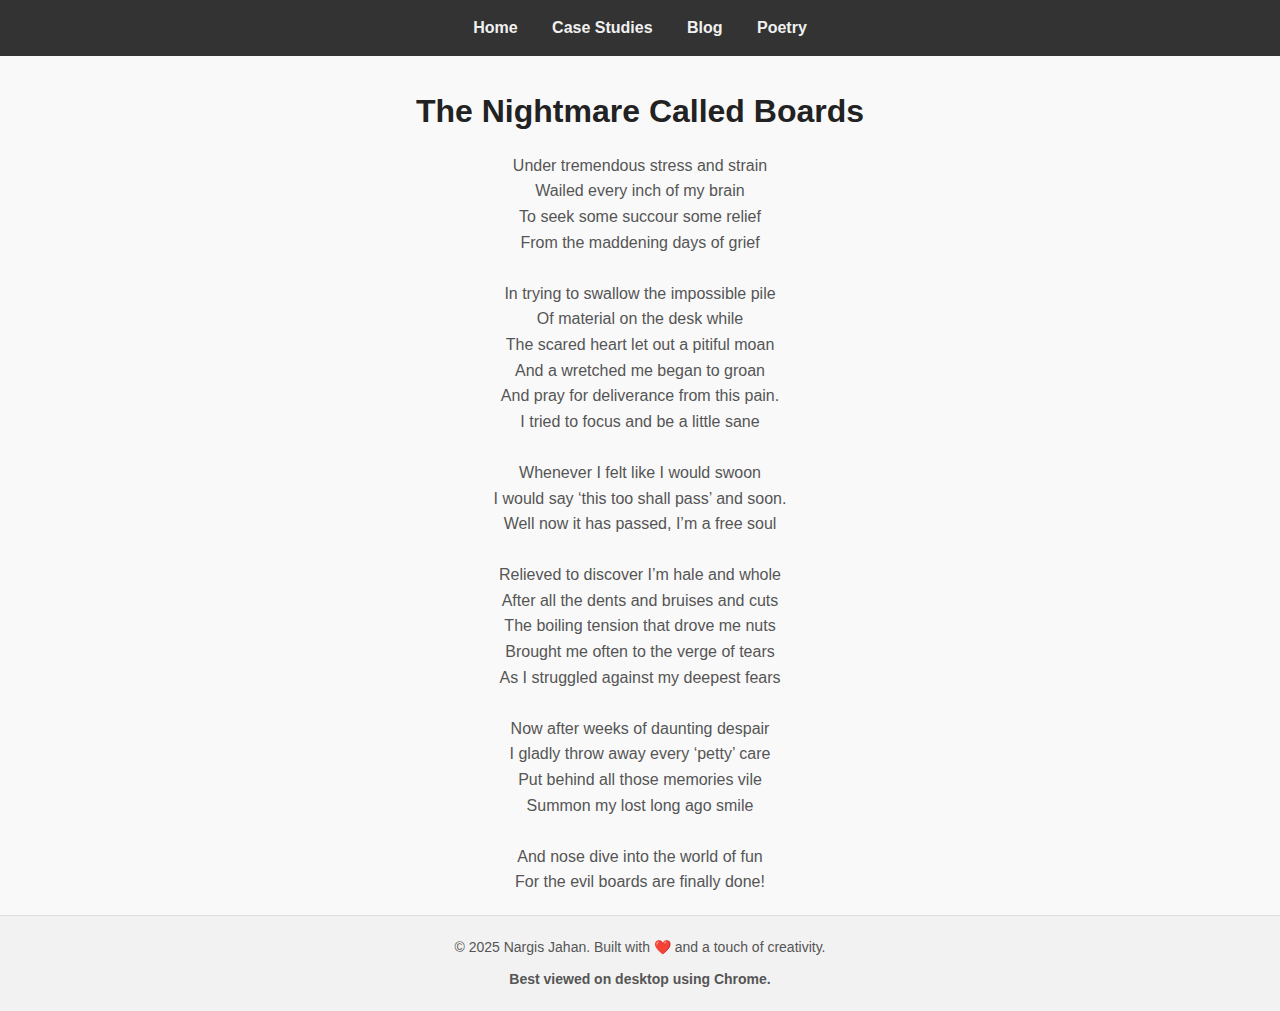
<file: poem_boards.html>
<!DOCTYPE html>
<html lang="en">
<head>
    <meta charset="UTF-8">
    <meta name="viewport" content="width=device-width, initial-scale=1.0">
    <title>The Nightmare Called Boards | Nargis Jahan</title>
    <link rel="stylesheet" href="style.css">
</head>
<body>
    <nav>
        <a href="index.html">Home</a>
        <a href="case-studies.html">Case Studies</a>
        <a href="blog.html">Blog</a>
        <a href="poetry.html">Poetry</a>
    </nav>

    <div class="blog-container">
        <h1>The Nightmare Called Boards</h1>
        <p>
            Under tremendous stress and strain<br>
            Wailed every inch of my brain<br>
            To seek some succour some relief<br>
            From the maddening days of grief<br><br>

            In trying to swallow the impossible pile<br>
            Of material on the desk while<br>
            The scared heart let out a pitiful moan<br>
            And a wretched me began to groan<br>
            And pray for deliverance from this pain.<br>
            I tried to focus and be a little sane<br><br>

            Whenever I felt like I would swoon<br>
            I would say ‘this too shall pass’ and soon.<br>
            Well now it has passed, I’m a free soul<br><br>

            Relieved to discover I’m hale and whole<br>
            After all the dents and bruises and cuts<br>
            The boiling tension that drove me nuts<br>
            Brought me often to the verge of tears<br>
            As I struggled against my deepest fears<br><br>

            Now after weeks of daunting despair<br>
            I gladly throw away every ‘petty’ care<br>
            Put behind all those memories vile<br>
            Summon my lost long ago smile<br><br>

            And nose dive into the world of fun<br>
            For the evil boards are finally done!
        </p>
    </div>

    <footer>
        <p>© 2025 Nargis Jahan. Built with ❤️ and a touch of creativity.</p>
        <p><strong>Best viewed on desktop using Chrome.</strong></p>
    </footer>

</body>
</html>
</file>
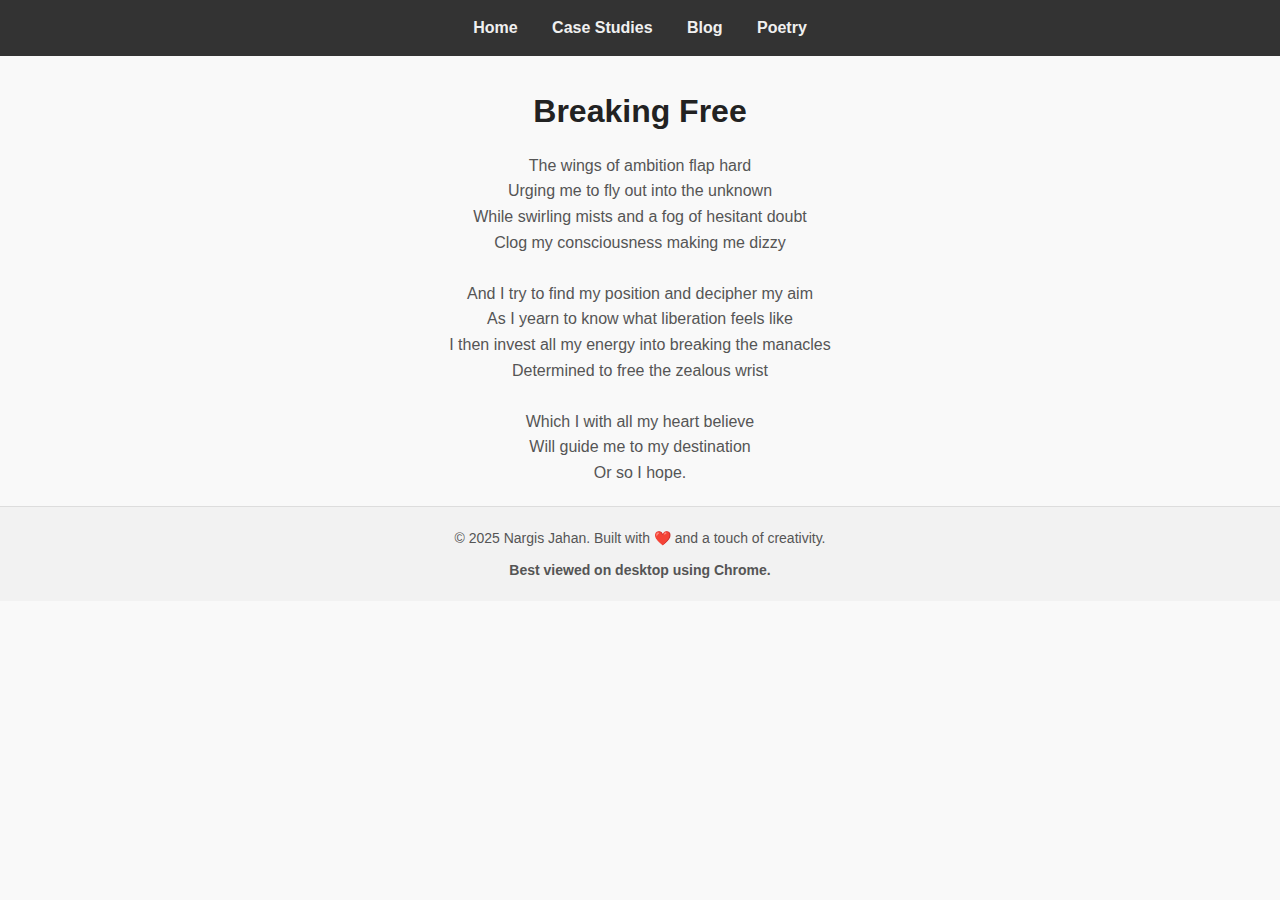
<file: poem_breakingfree.html>
<!DOCTYPE html>
<html lang="en">
<head>
    <meta charset="UTF-8">
    <meta name="viewport" content="width=device-width, initial-scale=1.0">
    <title>Breaking Free | Nargis Jahan</title>
    <link rel="stylesheet" href="style.css">
</head>
<body>
    <nav>
        <a href="index.html">Home</a>
        <a href="case-studies.html">Case Studies</a>
        <a href="blog.html">Blog</a>
        <a href="poetry.html">Poetry</a>
    </nav>

    <div class="blog-container">
        <h1>Breaking Free</h1>
        <p>
            The wings of ambition flap hard<br>
            Urging me to fly out into the unknown<br>
            While swirling mists and a fog of hesitant doubt<br>
            Clog my consciousness making me dizzy<br><br>

            And I try to find my position and decipher my aim<br>
            As I yearn to know what liberation feels like<br>
            I then invest all my energy into breaking the manacles<br>
            Determined to free the zealous wrist<br><br>

            Which I with all my heart believe<br>
            Will guide me to my destination<br>
            Or so I hope.
        </p>
    </div>

    <footer>
        <p>© 2025 Nargis Jahan. Built with ❤️ and a touch of creativity.</p>
        <p><strong>Best viewed on desktop using Chrome.</strong></p>
    </footer>

</body>
</html>
</file>
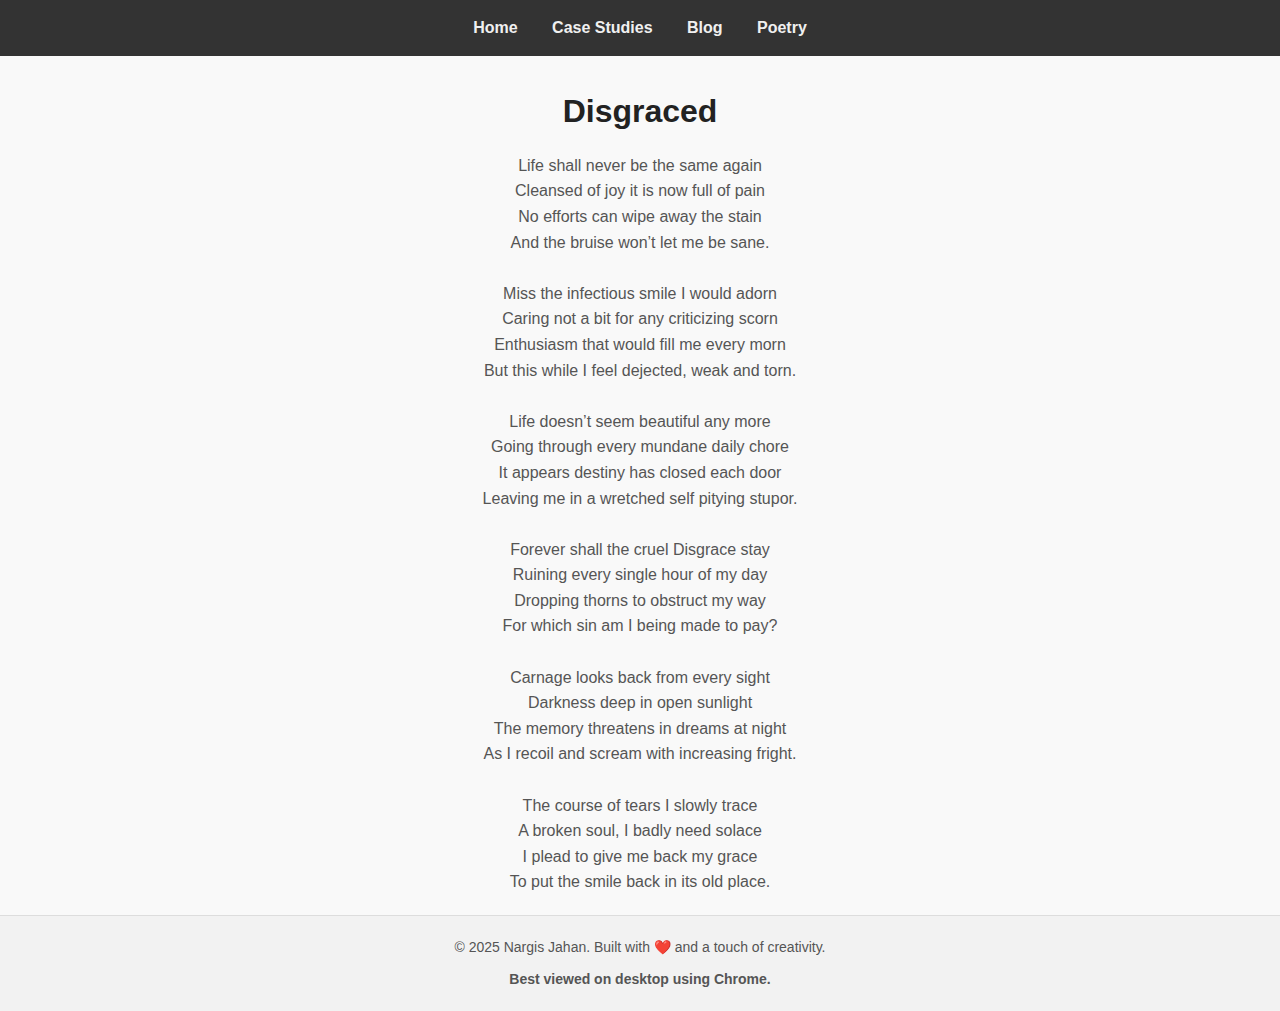
<file: poem_disgraced.html>
<!DOCTYPE html>
<html lang="en">
<head>
    <meta charset="UTF-8">
    <meta name="viewport" content="width=device-width, initial-scale=1.0">
    <title>Disgraced | Nargis Jahan</title>
    <link rel="stylesheet" href="style.css">
</head>
<body>
    <nav>
        <a href="index.html">Home</a>
        <a href="case-studies.html">Case Studies</a>
        <a href="blog.html">Blog</a>
        <a href="poetry.html">Poetry</a>
    </nav>

    <div class="blog-container">
        <h1>Disgraced</h1>
        <p>
            Life shall never be the same again<br>
            Cleansed of joy it is now full of pain<br>
            No efforts can wipe away the stain<br>
            And the bruise won’t let me be sane.<br><br>

            Miss the infectious smile I would adorn<br>
            Caring not a bit for any criticizing scorn<br>
            Enthusiasm that would fill me every morn<br>
            But this while I feel dejected, weak and torn.<br><br>

            Life doesn’t seem beautiful any more<br>
            Going through every mundane daily chore<br>
            It appears destiny has closed each door<br>
            Leaving me in a wretched self pitying stupor.<br><br>

            Forever shall the cruel Disgrace stay<br>
            Ruining every single hour of my day<br>
            Dropping thorns to obstruct my way<br>
            For which sin am I being made to pay?<br><br>

            Carnage looks back from every sight<br>
            Darkness deep in open sunlight<br>
            The memory threatens in dreams at night<br>
            As I recoil and scream with increasing fright.<br><br>

            The course of tears I slowly trace<br>
            A broken soul, I badly need solace<br>
            I plead to give me back my grace<br>
            To put the smile back in its old place.
        </p>
    </div>

    <footer>
        <p>© 2025 Nargis Jahan. Built with ❤️ and a touch of creativity.</p>
        <p><strong>Best viewed on desktop using Chrome.</strong></p>
    </footer>

</body>
</html>
</file>
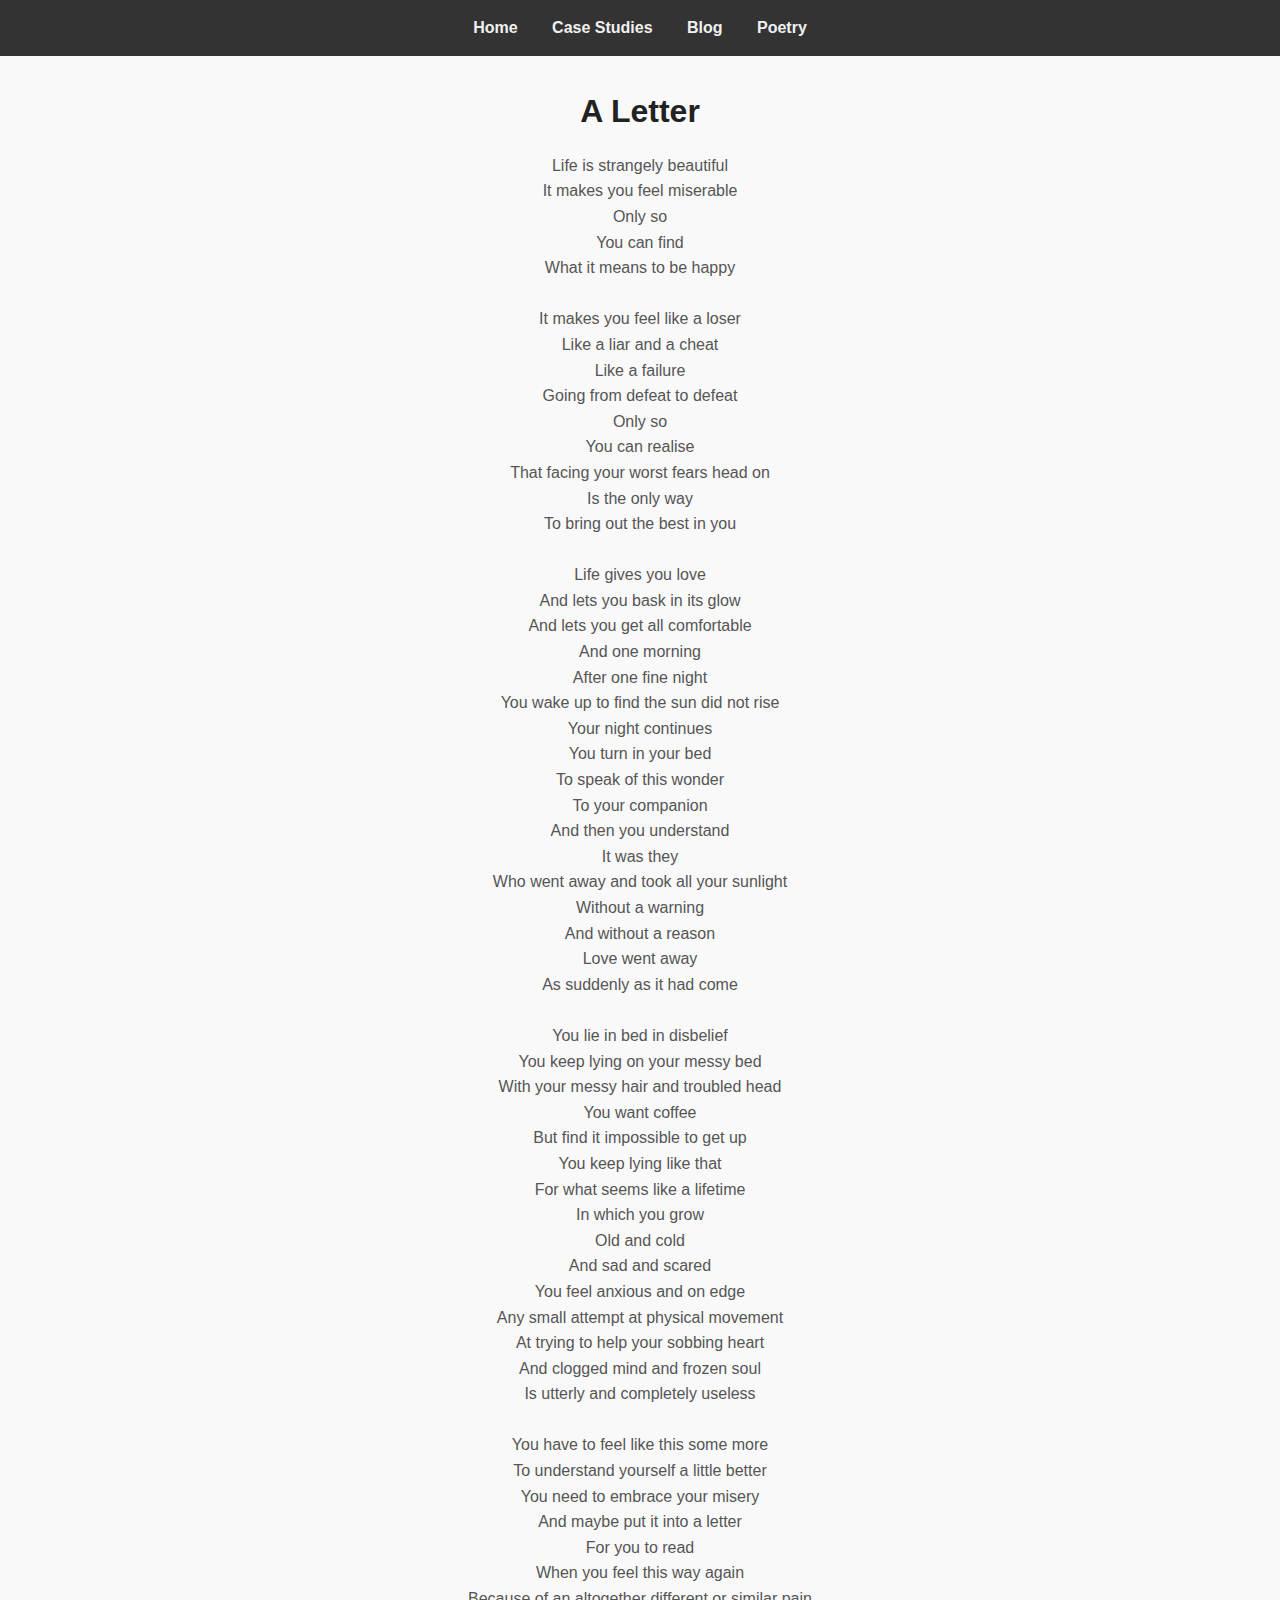
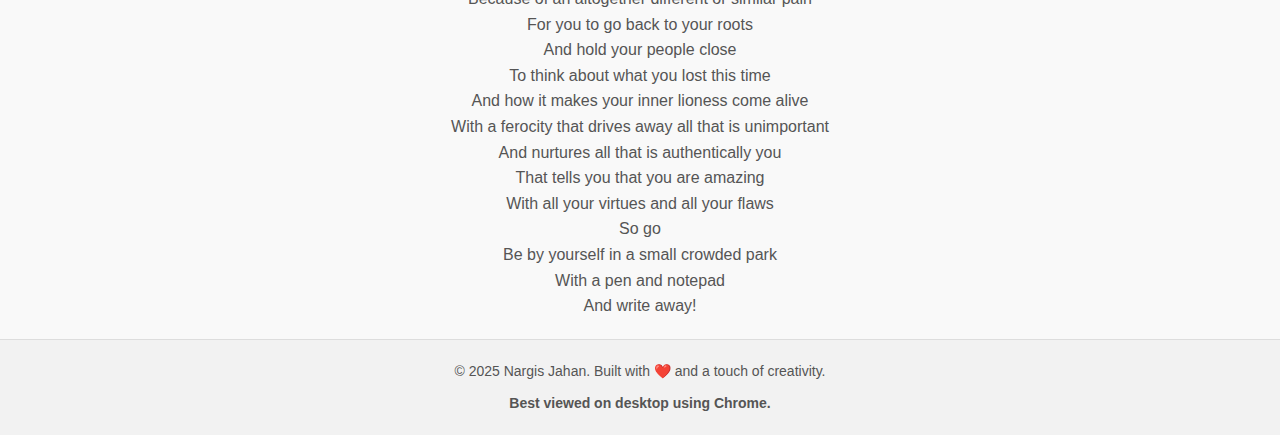
<file: poem_letter.html>
<!DOCTYPE html>
<html lang="en">
<head>
    <meta charset="UTF-8">
    <meta name="viewport" content="width=device-width, initial-scale=1.0">
    <title>A Letter | Nargis Jahan</title>
    <link rel="stylesheet" href="style.css">
</head>
<body>
    <nav>
        <a href="index.html">Home</a>
        <a href="case-studies.html">Case Studies</a>
        <a href="blog.html">Blog</a>
        <a href="poetry.html">Poetry</a>
    </nav>

    <div class="blog-container">
        <h1>A Letter</h1>
        <p>
            Life is strangely beautiful<br>
            It makes you feel miserable<br>
            Only so<br>
            You can find<br>
            What it means to be happy<br><br>

            It makes you feel like a loser<br>
            Like a liar and a cheat<br>
            Like a failure<br>
            Going from defeat to defeat<br>
            Only so<br>
            You can realise<br>
            That facing your worst fears head on<br>
            Is the only way<br>
            To bring out the best in you<br><br>

            Life gives you love<br>
            And lets you bask in its glow<br>
            And lets you get all comfortable<br>
            And one morning<br>
            After one fine night<br>
            You wake up to find the sun did not rise<br>
            Your night continues<br>
            You turn in your bed<br>
            To speak of this wonder<br>
            To your companion<br>
            And then you understand<br>
            It was they<br>
            Who went away and took all your sunlight<br>
            Without a warning<br>
            And without a reason<br>
            Love went away<br>
            As suddenly as it had come<br><br>

            You lie in bed in disbelief<br>
            You keep lying on your messy bed<br>
            With your messy hair and troubled head<br>
            You want coffee<br>
            But find it impossible to get up<br>
            You keep lying like that<br>
            For what seems like a lifetime<br>
            In which you grow<br>
            Old and cold<br>
            And sad and scared<br>
            You feel anxious and on edge<br>
            Any small attempt at physical movement<br>
            At trying to help your sobbing heart<br>
            And clogged mind and frozen soul<br>
            Is utterly and completely useless<br><br>

            You have to feel like this some more<br>
            To understand yourself a little better<br>
            You need to embrace your misery<br>
            And maybe put it into a letter<br>
            For you to read<br>
            When you feel this way again<br>
            Because of an altogether different or similar pain<br>
            For you to go back to your roots<br>
            And hold your people close<br>
            To think about what you lost this time<br>
            And how it makes your inner lioness come alive<br>
            With a ferocity that drives away all that is unimportant<br>
            And nurtures all that is authentically you<br>
            That tells you that you are amazing<br>
            With all your virtues and all your flaws<br>
            So go<br>
            Be by yourself in a small crowded park<br>
            With a pen and notepad<br>
            And write away!
        </p>
    </div>

    <footer>
        <p>© 2025 Nargis Jahan. Built with ❤️ and a touch of creativity.</p>
        <p><strong>Best viewed on desktop using Chrome.</strong></p>
    </footer>

</body>
</html>
</file>
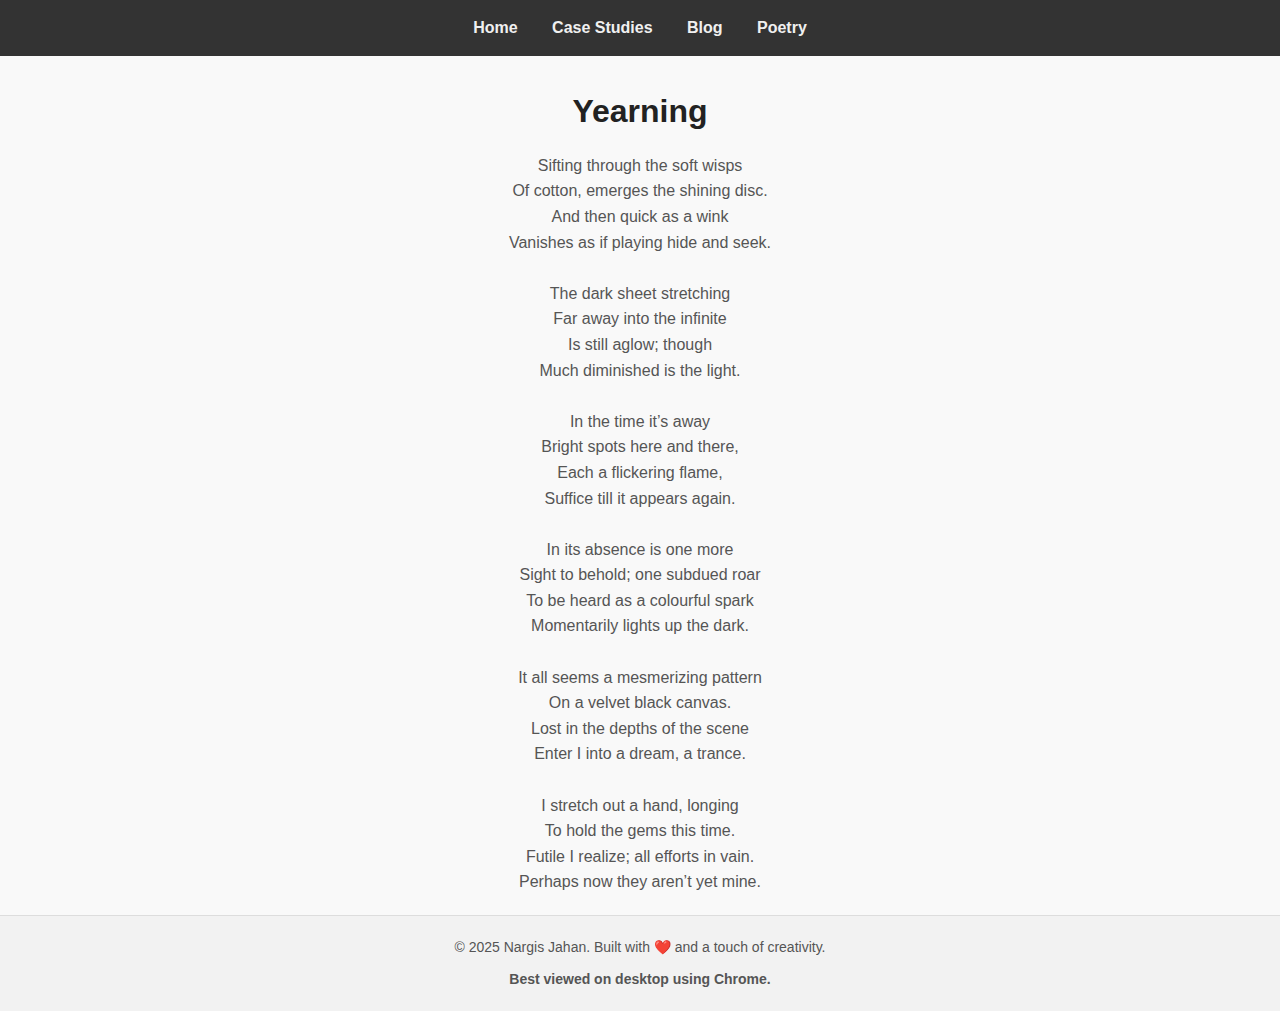
<file: poem_yearning.html>
<!DOCTYPE html>
<html lang="en">
<head>
    <meta charset="UTF-8">
    <meta name="viewport" content="width=device-width, initial-scale=1.0">
    <title>Yearning | Nargis Jahan</title>
    <link rel="stylesheet" href="style.css">
</head>
<body>
    <nav>
        <a href="index.html">Home</a>
        <a href="case-studies.html">Case Studies</a>
        <a href="blog.html">Blog</a>
        <a href="poetry.html">Poetry</a>
    </nav>

    <div class="blog-container">
        <h1>Yearning</h1>
        <p>
            Sifting through the soft wisps<br>
            Of cotton, emerges the shining disc.<br>
            And then quick as a wink<br>
            Vanishes as if playing hide and seek.<br><br>

            The dark sheet stretching<br>
            Far away into the infinite<br>
            Is still aglow; though<br>
            Much diminished is the light.<br><br>

            In the time it’s away<br>
            Bright spots here and there,<br>
            Each a flickering flame,<br>
            Suffice till it appears again.<br><br>

            In its absence is one more<br>
            Sight to behold; one subdued roar<br>
            To be heard as a colourful spark<br>
            Momentarily lights up the dark.<br><br>

            It all seems a mesmerizing pattern<br>
            On a velvet black canvas.<br>
            Lost in the depths of the scene<br>
            Enter I into a dream, a trance.<br><br>

            I stretch out a hand, longing<br>
            To hold the gems this time.<br>
            Futile I realize; all efforts in vain.<br>
            Perhaps now they aren’t yet mine.
        </p>
    </div>

    <footer>
        <p>© 2025 Nargis Jahan. Built with ❤️ and a touch of creativity.</p>
        <p><strong>Best viewed on desktop using Chrome.</strong></p>
    </footer
</file>
<file: style.css>
/* ===== General Styles ===== */
body {
    background-color: #f9f9f9;
    color: #333;
    font-family: 'Segoe UI', Tahoma, Geneva, Verdana, sans-serif;
    margin: 0;
    padding: 0;
    text-align: center; /* Center body elements */
}

/* ===== Header/Navbar ===== */
nav {
    background-color: #333;
    padding: 15px;
    text-align: center;
}

nav a {
    color: #f0f0f0;
    margin: 0 15px;
    text-decoration: none;
    font-weight: bold;
    transition: color 0.3s ease;
}

nav a:hover {
    color: #007BFF;
}

/* ===== Main Content ===== */
h1, h2, h3 {
    color: #222;
    text-align: center; /* Center header */
}

p {
    color: #555;
}

/* ===== Case Study Card ===== */
.case-study-flex {
    display: flex;
    align-items: center;
    justify-content: space-between;
    background-color: white;
    border: 1px solid #ddd;
    border-radius: 12px;
    box-shadow: 0 6px 12px rgba(0, 0, 0, 0.1);
    padding: 20px;
    margin: 20px auto;
    max-width: 900px;
    gap: 20px;
    text-align: left; /* Ensure overall left alignment */
}

/* ===== Thumbnail ===== */
.case-thumbnail-container {
    flex: 1;
    max-width: 20%;
    padding: 10px;
}

.case-thumbnail-container img {
    width: 100%;
    height: auto;
    border-radius: 8px;
    object-fit: contain;
}

/* ===== Case Study Details ===== */
.case-details {
    flex: 2;
    max-width: 60%;
    text-align: left; /* Left-align title, description, and tags */
}

.case-details h2 {
    color: #222;
    margin: 0 0 10px;
    text-align: left; /* Ensure left alignment */
}

.case-details p {
    color: #555;
    margin: 0 0 10px;
    text-align: left; /* Ensure left alignment */
}

/* ===== Tags ===== */
.tags {
    display: flex;
    flex-wrap: wrap;
    gap: 8px;
    margin-top: 10px;
    text-align: left; /* Ensure left alignment */
}

.tag {
    background-color: #e0e0e0;
    color: #333;
    padding: 5px 10px;
    border-radius: 20px;
    font-size: 0.9em;
}

/* ===== View Button ===== */
.case-button-container {
    flex: 0.5;
    display: flex;
    align-items: center;
    justify-content: center;
}

.view-case-btn {
    display: inline-block;
    padding: 8px 16px;
    background-color: #007BFF;
    color: white;
    font-weight: bold;
    text-decoration: none;
    border-radius: 8px;
    text-align: center;
    white-space: nowrap; /* Prevent text wrapping */
    transition: background-color 0.3s ease, transform 0.2s ease;
    font-size: 0.9em;
}

.view-case-btn:hover {
    background-color: #0056b3;
    transform: scale(1.05);
}

/* ===== Responsive Adjustments ===== */
@media (max-width: 768px) {
    .case-study-flex {
        flex-direction: column;
        text-align: center;
    }

    .case-thumbnail-container,
    .case-details,
    .case-button-container {
        max-width: 100%;
    }

    .view-case-btn {
        width: 80%;
        margin-top: 15px;
        white-space: normal; /* Allow wrapping on mobile if needed */
    }

    .case-details h2,
    .case-details p,
    .tags {
        text-align: center; /* Center-align on mobile */
    }
}

/* Global Styles */
body {
    font-family: Arial, sans-serif;
    line-height: 1.6;
    margin: 0;
    padding: 0;
    background-color: #f9f9f9;
    color: #333;
}

/* Navigation Bar */
nav {
    background-color: #333;
    padding: 15px;
    text-align: center;
}

nav a {
    color: #f0f0f0;
    margin: 0 15px;
    text-decoration: none;
    font-weight: bold;
}

nav a:hover {
    color: #007BFF;
}

/* Blog Container */
.container {
    max-width: 800px;
    margin: 40px auto;
    padding: 20px;
    background-color: white;
    box-shadow: 0 0 10px rgba(0, 0, 0, 0.1);
    border-radius: 8px;
}
/* Blog Main Container with 15% Margins */
.blog-container {
    margin: 0 auto;   /* Centers the container horizontally */
    width: 70%;      /* Leaves 15% margin on both left & right sides */
}
/* Blog Title */
.blog-container h1 {
    text-align: center;  /* Centers the blog title */
    margin-top: 30px;    /* Adds space above the title */
}

/* Published Date */
.blog-container p strong {
    display: block;      /* Makes "Published on:" appear on its own line */
    margin-top: 10px;    /* Adds space above it */
    font-size: 1rem;     /* Ensures consistent sizing */
}

/* Blog Content */
.blog-container p {
    text-align: justify;  /* Aligns text on both left & right edges */
    margin-bottom: 16px;  /* Adds space between paragraphs */
}

.blog-container em {
    font-style: italic;   /* Styles emphasized text */
}

.blog-container strong {
    font-weight: bold;    /* Makes bold text stand out */
}


/* Typography */
h1 {
    text-align: center;
    margin-bottom: 10px;
}

p {
    text-align: justify;
    margin-bottom: 16px;
}

em {
    font-style: italic;
}

strong {
    font-weight: bold;
}

/* Footer Styling */
footer {
    background-color: #f2f2f2; /* Light gray background */
    text-align: center; /* Center the text */
    padding: 15px 0; /* Consistent padding */
    font-size: 14px; /* Smaller font for footer */
    color: #555; /* Dark gray text */
    border-top: 1px solid #ddd; /* Subtle border */
    margin-top: 20px; /* Space from content */
    display: flex; /* Use flexbox for alignment */
    flex-direction: column; /* Stack items vertically */
    align-items: center; /* Center items horizontally */
}

/* Heart Emoji Styling */
footer .heart {
    color: red;
}

/* Footer Paragraphs */
footer p {
    margin: 5px 0; /* Consistent spacing between lines */
    text-align: center; /* Ensure all paragraphs are centered */
}

.blog-container p {
    text-align: center;  /* Centers the poem text */
    margin-bottom: 16px; /* Maintain good spacing */
}
</file>
